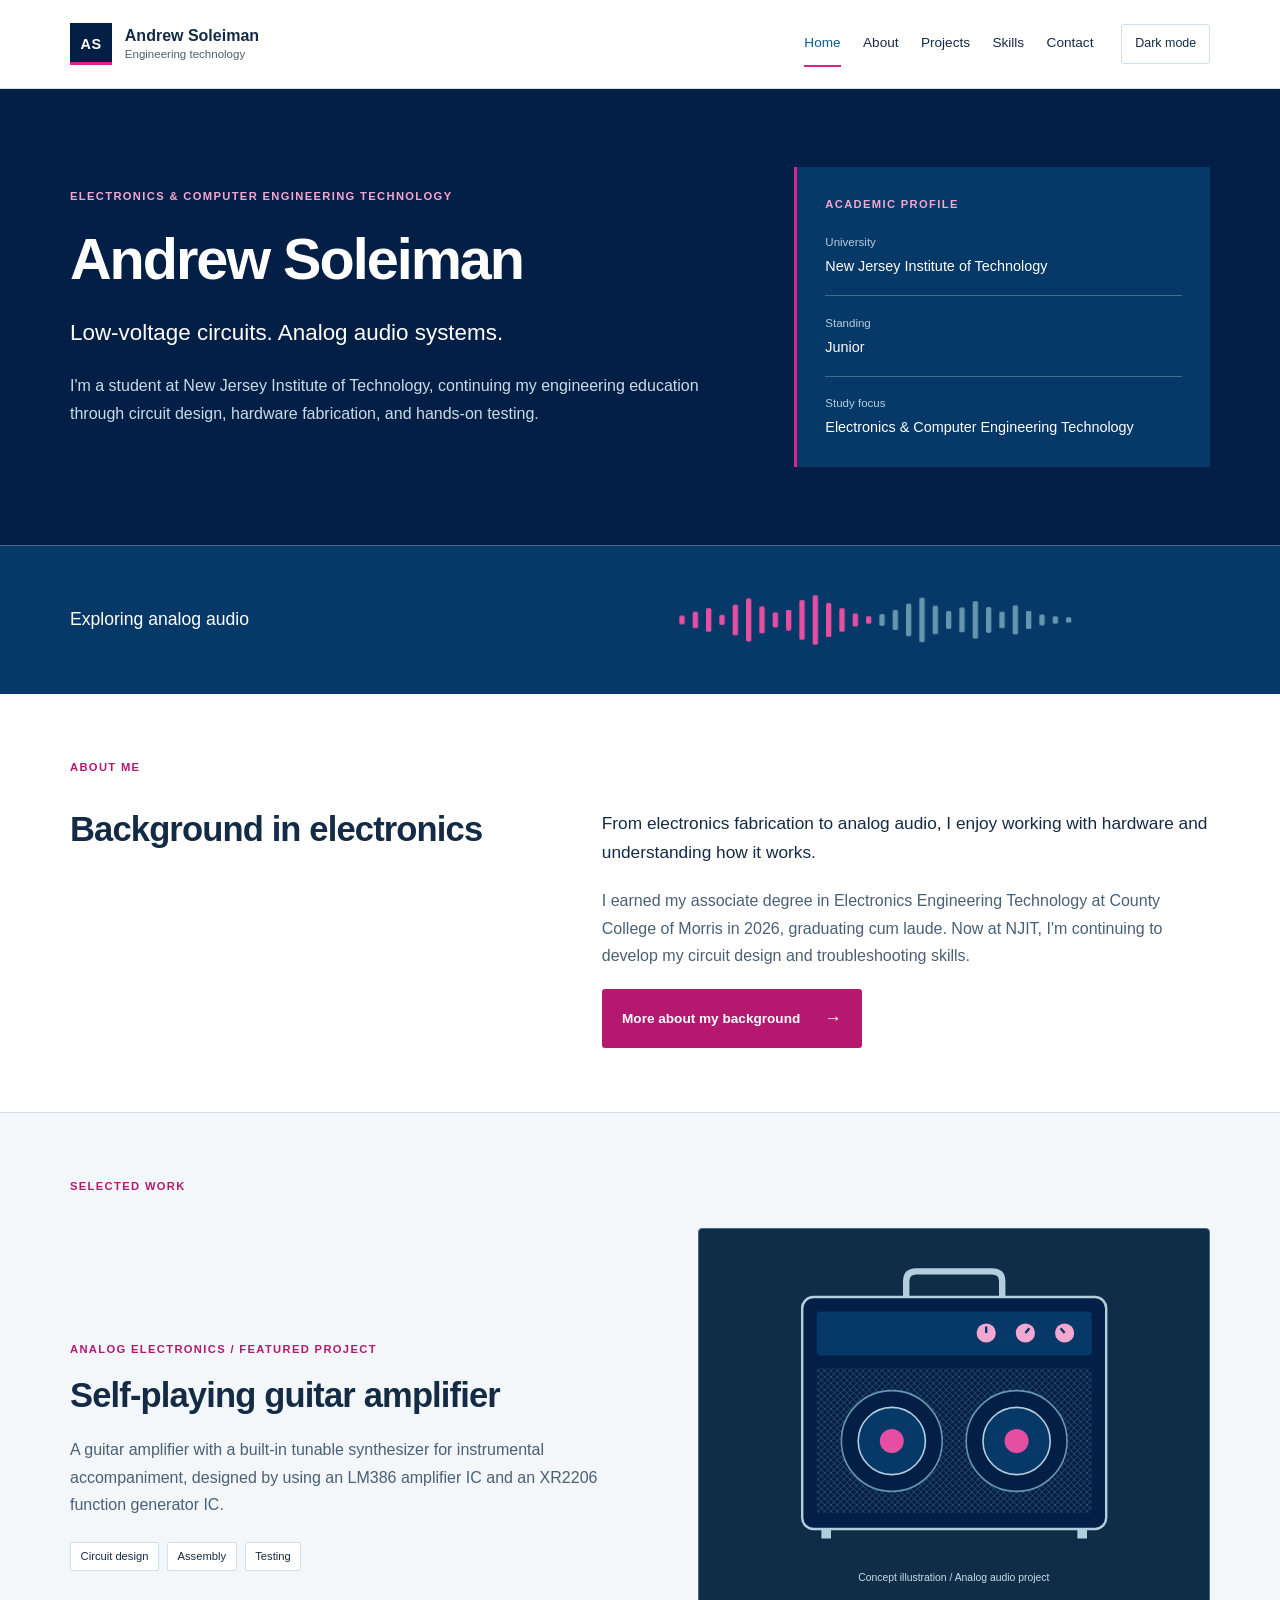
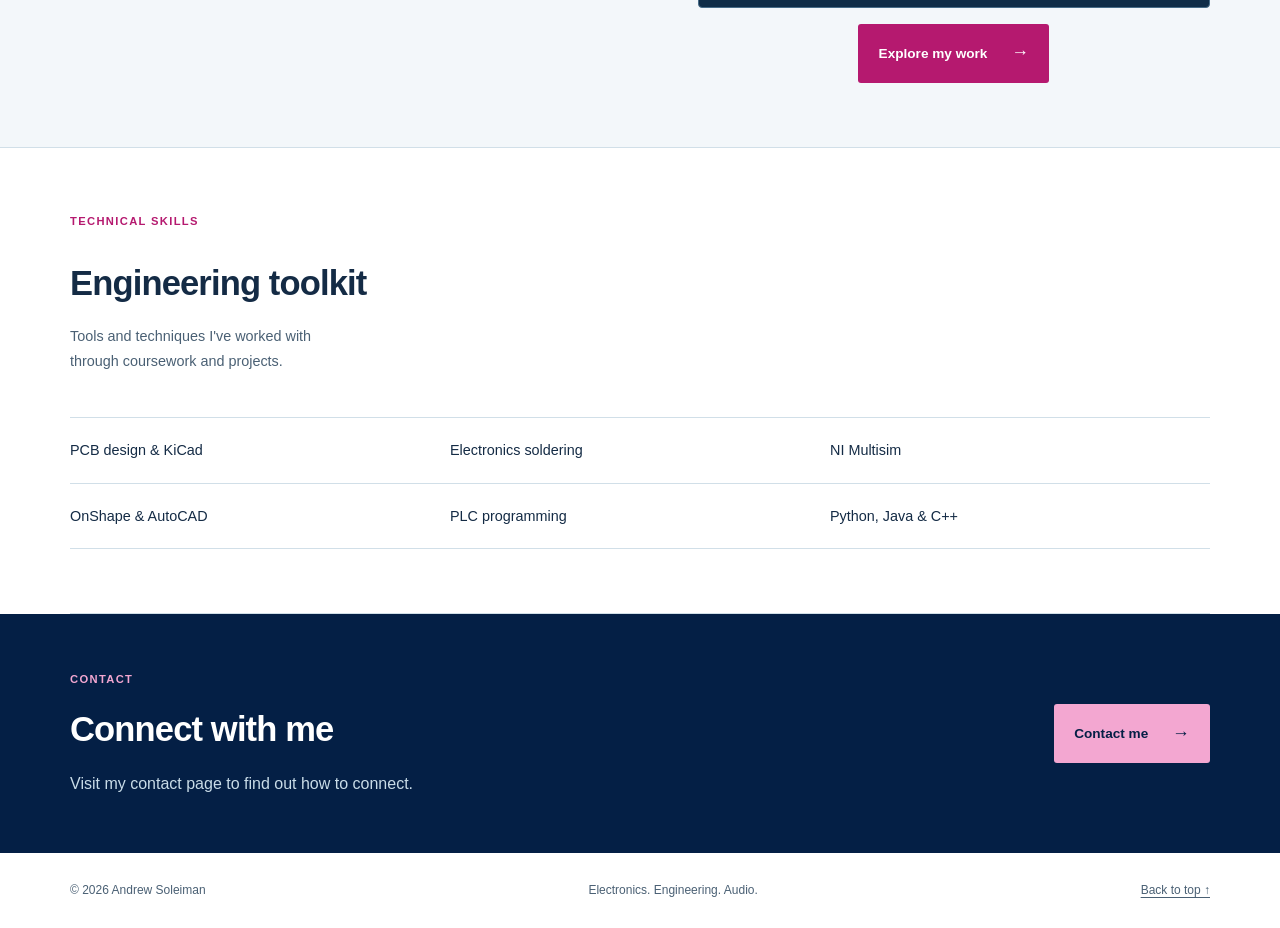
<file: index.html>
<!DOCTYPE html>
<html lang="en">
<head>
  <meta charset="UTF-8">
  <meta name="viewport" content="width=device-width, initial-scale=1">
  <meta name="description" content="Andrew Soleiman's engineering portfolio: low-voltage circuits, analog audio, and hands-on electronics.">
  <title>Andrew Soleiman | Electronics &amp; Audio</title>
  <link rel="stylesheet" href="css/styles.css">
  <link rel="stylesheet" href="css/animations.css">
  <script src="js/script.js" defer></script>
</head>
<body>
  <a class="skip-link" href="#main">Skip to content</a>
  <header class="site-header">
    <div class="header-inner wrap">
      <a class="brand" href="index.html" aria-label="Andrew Soleiman home"><span class="brand-mark" aria-hidden="true">AS</span><span class="brand-name">Andrew Soleiman<small>Engineering technology</small></span></a>
      <button class="menu-toggle" type="button" aria-controls="navigation" aria-expanded="false" hidden>Menu <span aria-hidden="true">&#9776;</span></button>
      <nav id="navigation" aria-label="Main navigation">
        <a href="index.html" aria-current="page">Home</a>
        <a href="about.html">About</a>
        <a href="projects.html">Projects</a>
        <a href="skills.html">Skills</a>
        <a href="contact.html">Contact</a>
      </nav>
      <button class="theme-toggle" type="button" aria-pressed="false" hidden>Dark mode</button>
    </div>
  </header>
  <main id="main" tabindex="-1">
    <section class="hero home-hero" aria-labelledby="intro-title">
      <div class="wrap hero-layout">
        <div class="hero-copy">
          <p class="eyebrow">Electronics &amp; Computer Engineering Technology</p>
          <h1 id="intro-title">Andrew Soleiman</h1>
          <p class="hero-subtitle">Low-voltage circuits. Analog audio systems.</p>
          <p class="hero-intro">I'm a student at New Jersey Institute of Technology, continuing my engineering education through circuit design, hardware fabrication, and hands-on testing.</p>
        </div>
        <aside class="focus-panel" aria-labelledby="focus-title">
          <p class="eyebrow" id="focus-title">Academic profile</p>
          <dl><div><dt>University</dt><dd>New Jersey Institute of Technology</dd></div><div><dt>Standing</dt><dd>Junior</dd></div><div><dt>Study focus</dt><dd>Electronics &amp; Computer Engineering Technology</dd></div></dl>
        </aside>
      </div>
    </section>

    <figure class="audio-strip">
      <div class="wrap strip-content">
        <figcaption><strong>Exploring analog audio</strong></figcaption>
        <svg viewBox="0 0 600 150" role="img" aria-labelledby="wave-title wave-desc">
          <title id="wave-title">An abstract audio waveform</title>
          <desc id="wave-desc">Pink and blue vertical bars form an audio waveform, illustrating the connection between electronics and sound.</desc>
          <g stroke="#e64ea2" stroke-width="8" stroke-linecap="round">
            <path class="wave-bar" d="M12 66v18"/>
            <path class="wave-bar" d="M32 55v40"/>
            <path class="wave-bar" d="M52 45v60"/>
            <path class="wave-bar" d="M72 64v22"/>
            <path class="wave-bar" d="M92 35v80"/>
            <path class="wave-bar" d="M112 17v116"/>
            <path class="wave-bar" d="M132 40v70"/>
            <path class="wave-bar" d="M152 57v36"/>
            <path class="wave-bar" d="M172 49v52"/>
            <path class="wave-bar" d="M192 22v106"/>
            <path class="wave-bar" d="M212 8v134"/>
            <path class="wave-bar" d="M232 30v90"/>
            <path class="wave-bar" d="M252 45v60"/>
            <path class="wave-bar" d="M272 60v30"/>
            <path class="wave-bar" d="M292 68v14"/>
          </g>
          <g class="waveform-right" stroke="#6596ad" stroke-width="8" stroke-linecap="round">
            <path class="wave-bar" d="M312 62v26"/>
            <path class="wave-bar" d="M332 50v50"/>
            <path class="wave-bar" d="M352 32v86"/>
            <path class="wave-bar" d="M372 15v120"/>
            <path class="wave-bar" d="M392 38v74"/>
            <path class="wave-bar" d="M412 53v44"/>
            <path class="wave-bar" d="M432 43v64"/>
            <path class="wave-bar" d="M452 25v100"/>
            <path class="wave-bar" d="M472 42v66"/>
            <path class="wave-bar" d="M492 55v40"/>
            <path class="wave-bar" d="M512 37v76"/>
            <path class="wave-bar" d="M532 52v46"/>
            <path class="wave-bar" d="M552 63v24"/>
            <path class="wave-bar" d="M572 68v14"/>
            <path class="wave-bar" d="M592 71v8"/>
          </g>
        </svg>
      </div>

    </figure>

    <section id="about" class="wrap about-section">
      <div class="section-label"><p class="eyebrow">About me</p></div>
      <div class="about-grid">
        <h2>Background in electronics</h2>
        <div class="about-copy"><p class="lead">From electronics fabrication to analog audio, I enjoy working with hardware and understanding how it works.</p><p>I earned my associate degree in Electronics Engineering Technology at County College of Morris in 2026, graduating cum laude. Now at NJIT, I'm continuing to develop my circuit design and troubleshooting skills.</p><a class="button" href="about.html">More about my background <span aria-hidden="true">&rarr;</span></a></div>
      </div>
    </section>

    <section id="projects" class="project-section">
      <div class="wrap">
        <div class="section-label"><p class="eyebrow">Selected work</p></div>
        <article class="project-grid">
          <div class="project-copy"><p class="eyebrow">Analog electronics / Featured project</p><h2>Self-playing guitar amplifier</h2><p>A guitar amplifier with a built-in tunable synthesizer for instrumental accompaniment, designed by using an LM386 amplifier IC and an XR2206 function generator IC.</p><ul class="tags" aria-label="Project skills"><li>Circuit design</li><li>Assembly</li><li>Testing</li></ul></div>
          <div class="project-visual">
          <figure class="amp-art">
            <svg viewBox="0 0 500 400" role="img" aria-labelledby="amp-title amp-desc">
              <title id="amp-title">Guitar amplifier illustration</title>
              <desc id="amp-desc">A conceptual amplifier with three control knobs and two speakers. This is an illustration, not a photograph of the finished project.</desc>
              <defs><pattern id="speaker-grid" width="8" height="8" patternUnits="userSpaceOnUse"><path d="M0 0L8 8M8 0L0 8" stroke="#476c88" stroke-width=".7"/></pattern></defs>
              <rect x="60" y="60" width="380" height="290" rx="14" fill="#041f45" stroke="#b5cedd" stroke-width="3"/>
              <path d="M190 60V40Q190 28 203 28H297Q310 28 310 40V60" fill="none" stroke="#b5cedd" stroke-width="8"/>
              <rect x="78" y="78" width="344" height="55" rx="5" fill="#063868"/>
              <g fill="#f3a7d1"><circle cx="290" cy="105" r="12"/><circle cx="339" cy="105" r="12"/><circle cx="388" cy="105" r="12"/></g>
              <g stroke="#063868" stroke-width="3"><path d="M290 105v-8 M339 105l5-6 M388 105l-5-6"/></g>
              <rect x="78" y="149" width="344" height="181" rx="5" fill="url(#speaker-grid)"/>
              <g fill="#041f45" stroke="#6596ad" stroke-width="2"><circle cx="172" cy="240" r="63"/><circle cx="328" cy="240" r="63"/></g>
              <g class="speaker-cone">
                <circle cx="172" cy="240" r="42" fill="#063868" stroke="#b5cedd" stroke-width="2"/>
                <circle cx="172" cy="240" r="15" fill="#e64ea2"/>
              </g>
              <g class="speaker-cone">
                <circle cx="328" cy="240" r="42" fill="#063868" stroke="#b5cedd" stroke-width="2"/>
                <circle cx="328" cy="240" r="15" fill="#e64ea2"/>
              </g>
              <path d="M90 350v12 M410 350v12" stroke="#b5cedd" stroke-width="12"/>
            </svg>
            <figcaption>Concept illustration / Analog audio project</figcaption>
          </figure>
          <p><a class="button" href="projects.html">Explore my work <span aria-hidden="true">&rarr;</span></a></p>
          </div>
        </article>
      </div>
    </section>

    <section id="skills" class="wrap skills-section">
      <div class="section-label"><p class="eyebrow">Technical skills</p></div>
      <div class="skills-heading"><h2>Engineering toolkit</h2><p>Tools and techniques I've worked with<br>through coursework and projects.</p></div>
      <ul class="skill-list"><li>PCB design &amp; KiCad</li><li>Electronics soldering</li><li>NI Multisim</li><li>OnShape &amp; AutoCAD</li><li>PLC programming</li><li>Python, Java &amp; C++</li></ul>
    </section>

    <section id="contact" class="contact-section">
      <div class="wrap contact-inner"><div><p class="eyebrow">Contact</p><h2>Connect with me</h2><p>Visit my contact page to find out how to connect.</p></div><a class="button" href="contact.html">Contact me <span aria-hidden="true">&rarr;</span></a></div>
    </section>
  </main>
  <footer class="wrap site-footer"><p>&copy; 2026 Andrew Soleiman</p><p>Electronics. Engineering. Audio.</p><a href="#main">Back to top &uarr;</a></footer>
</body>
</html>
</file>
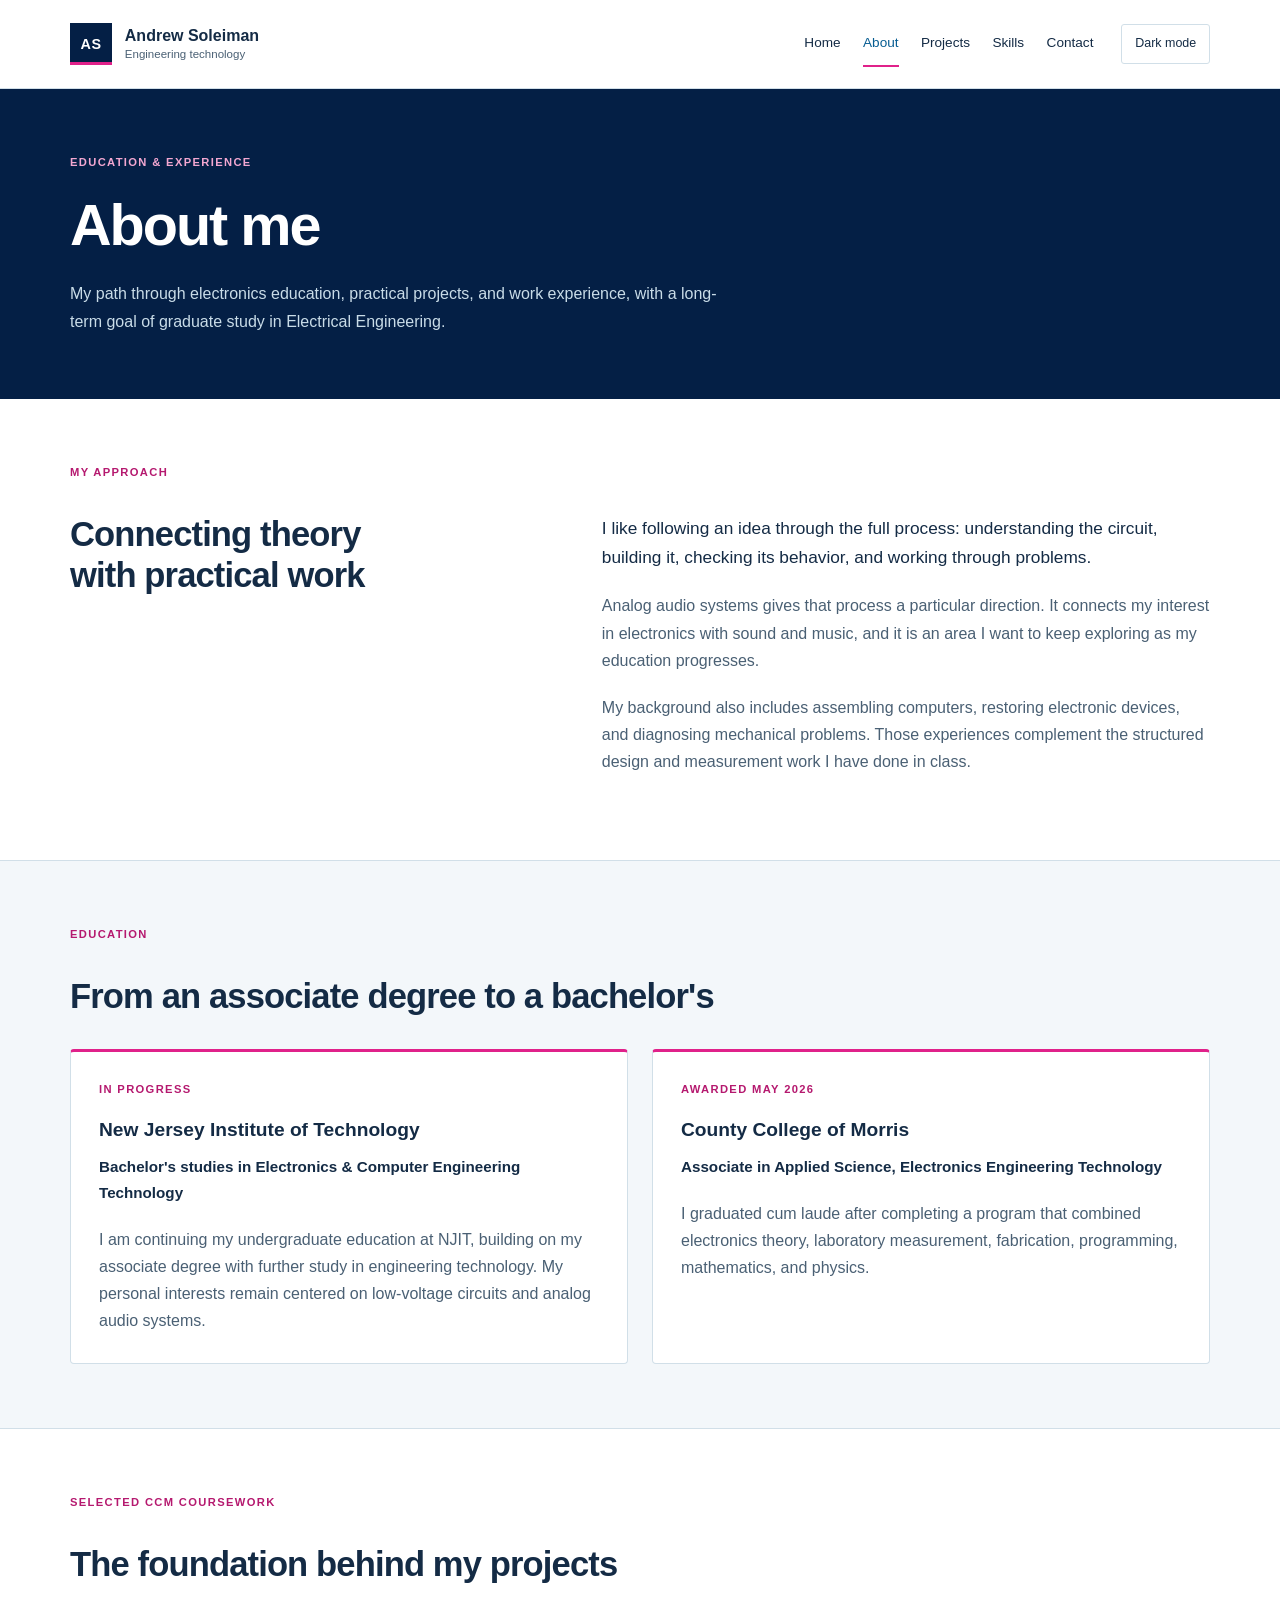
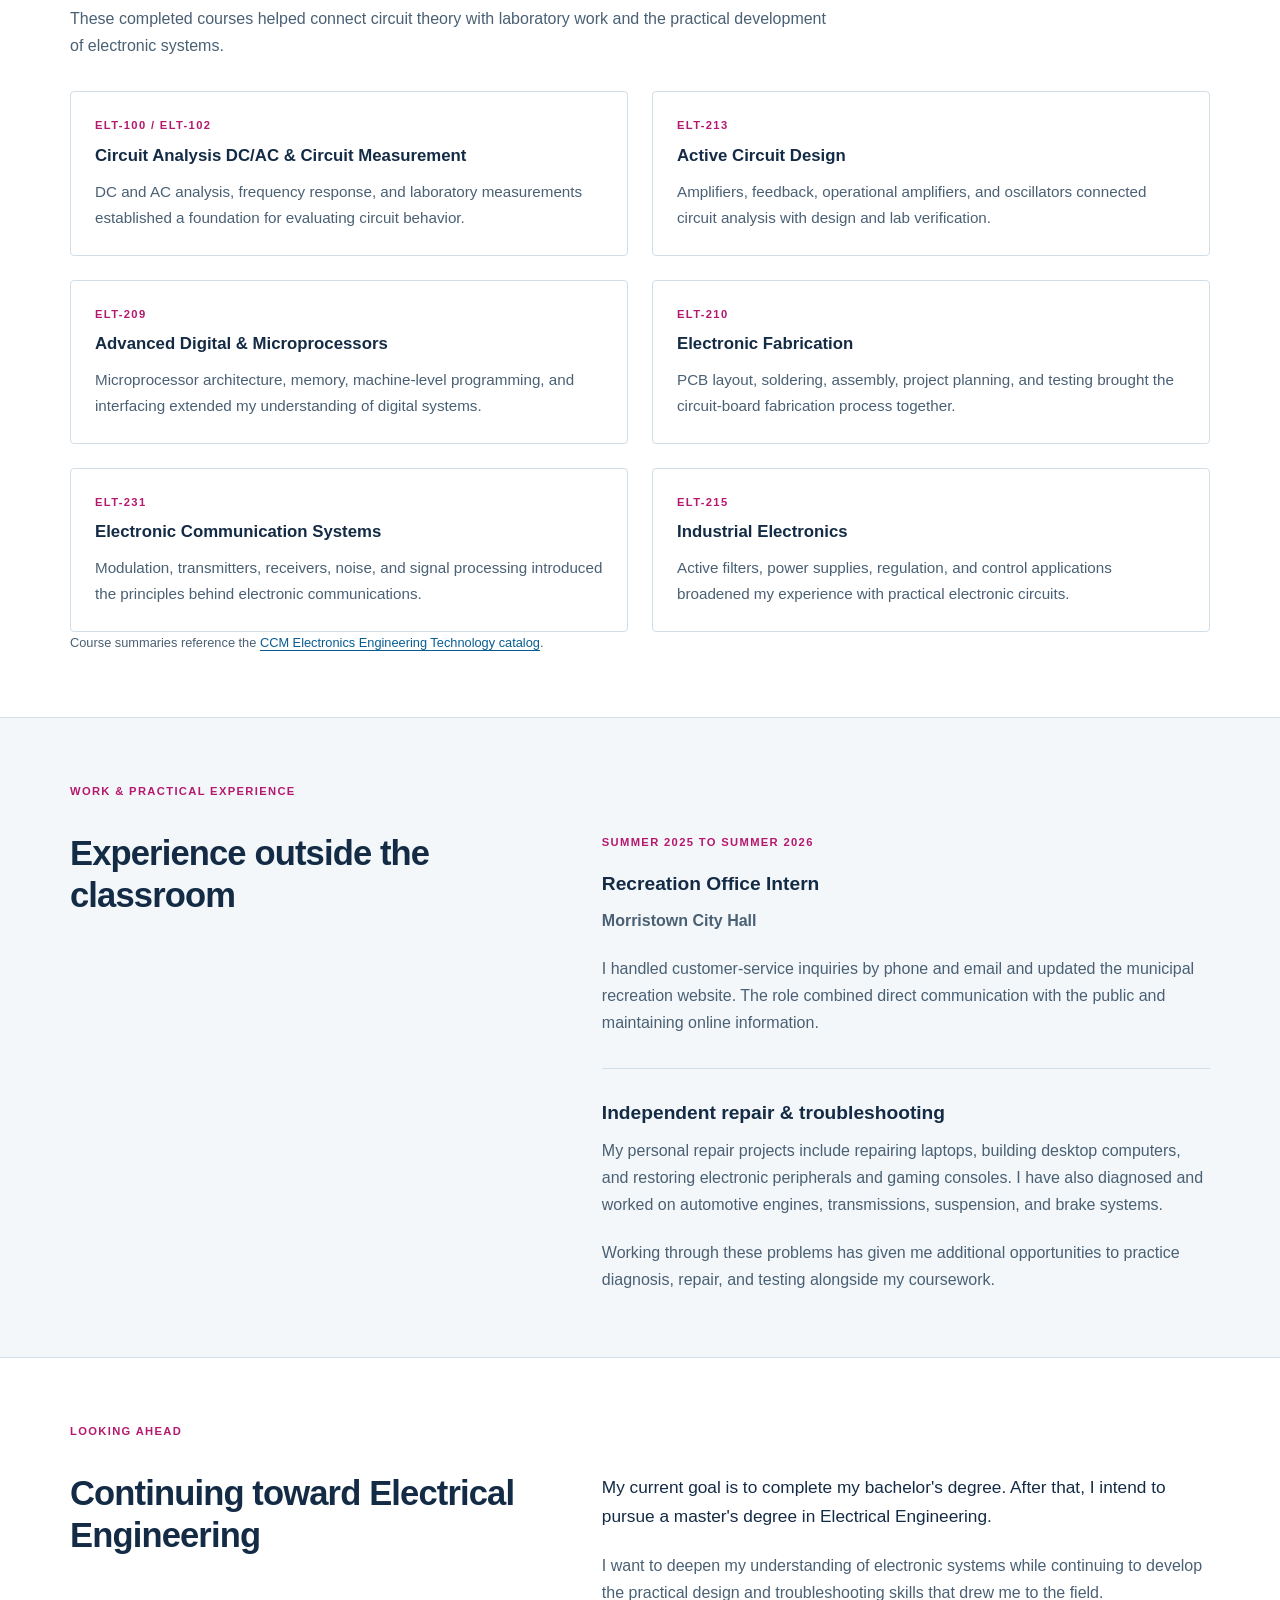
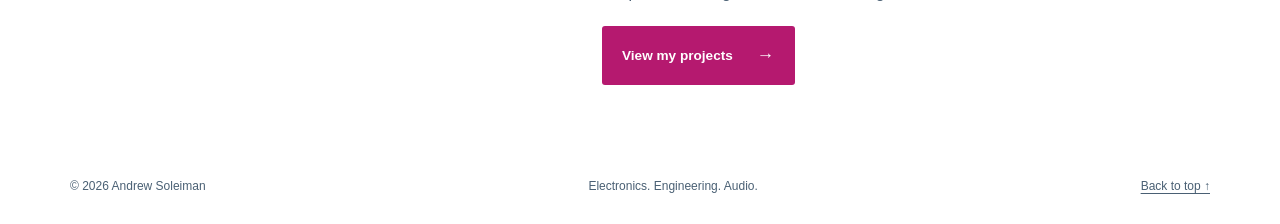
<file: about.html>
<!DOCTYPE html>
<html lang="en">
<head>
  <meta charset="UTF-8">
  <meta name="viewport" content="width=device-width, initial-scale=1">
  <meta name="description" content="Explore Andrew Soleiman's education at CCM and NJIT, electronics coursework, work experience, and plans for graduate study in Electrical Engineering.">
  <title>About | Andrew Soleiman</title>
  <link rel="stylesheet" href="css/styles.css">
  <script src="js/script.js" defer></script>
</head>
<body>
  <a class="skip-link" href="#main">Skip to content</a>
  <header class="site-header">
    <div class="header-inner wrap">
      <a class="brand" href="index.html" aria-label="Andrew Soleiman home"><span class="brand-mark" aria-hidden="true">AS</span><span class="brand-name">Andrew Soleiman<small>Engineering technology</small></span></a>
      <button class="menu-toggle" type="button" aria-controls="navigation" aria-expanded="false" hidden>Menu <span aria-hidden="true">&#9776;</span></button>
      <nav id="navigation" aria-label="Main navigation">
        <a href="index.html">Home</a>
        <a href="about.html" aria-current="page">About</a>
        <a href="projects.html">Projects</a>
        <a href="skills.html">Skills</a>
        <a href="contact.html">Contact</a>
      </nav>
      <button class="theme-toggle" type="button" aria-pressed="false" hidden>Dark mode</button>
    </div>
  </header>
  <main id="main" tabindex="-1">
    <section class="hero page-hero" aria-labelledby="page-title">
      <div class="wrap"><p class="eyebrow">Education &amp; experience</p><h1 id="page-title">About me</h1><p class="page-intro">My path through electronics education, practical projects, and work experience, with a long-term goal of graduate study in Electrical Engineering.</p></div>
    </section>

    <section class="wrap about-section" aria-labelledby="approach-title">
      <div class="section-label"><p class="eyebrow">My approach</p></div>
      <div class="about-grid">
        <h2 id="approach-title">Connecting theory<br>with practical work</h2>
        <div class="about-copy"><p class="lead">I like following an idea through the full process: understanding the circuit, building it, checking its behavior, and working through problems.</p><p>Analog audio systems gives that process a particular direction. It connects my interest in electronics with sound and music, and it is an area I want to keep exploring as my education progresses.</p><p>My background also includes assembling computers, restoring electronic devices, and diagnosing mechanical problems. Those experiences complement the structured design and measurement work I have done in class.</p></div>
      </div>
    </section>

    <section class="education-section" aria-labelledby="education-title">
      <div class="wrap">
        <div class="section-label"><p class="eyebrow">Education</p></div>
        <h2 id="education-title">From an associate degree to a bachelor's</h2>
        <div class="education-grid">
          <article class="education-card"><p class="eyebrow">In progress</p><h3>New Jersey Institute of Technology</h3><p class="degree-name">Bachelor's studies in Electronics &amp; Computer Engineering Technology</p><p>I am continuing my undergraduate education at NJIT, building on my associate degree with further study in engineering technology. My personal interests remain centered on low-voltage circuits and analog audio systems.</p></article>
          <article class="education-card"><p class="eyebrow">Awarded May 2026</p><h3>County College of Morris</h3><p class="degree-name">Associate in Applied Science, Electronics Engineering Technology</p><p>I graduated cum laude after completing a program that combined electronics theory, laboratory measurement, fabrication, programming, mathematics, and physics.</p></article>
        </div>
      </div>
    </section>

    <section class="wrap coursework-section" aria-labelledby="coursework-title">
      <div class="section-label"><p class="eyebrow">Selected CCM coursework</p></div>
      <h2 id="coursework-title">The foundation behind my projects</h2>
      <p class="about-section-intro">These completed courses helped connect circuit theory with laboratory work and the practical development of electronic systems.</p>
      <div class="course-grid">
        <article class="course-card"><p class="eyebrow">ELT-100 / ELT-102</p><h3>Circuit Analysis DC/AC &amp; Circuit Measurement</h3><p>DC and AC analysis, frequency response, and laboratory measurements established a foundation for evaluating circuit behavior.</p></article>
        <article class="course-card"><p class="eyebrow">ELT-213</p><h3>Active Circuit Design</h3><p>Amplifiers, feedback, operational amplifiers, and oscillators connected circuit analysis with design and lab verification.</p></article>
        <article class="course-card"><p class="eyebrow">ELT-209</p><h3>Advanced Digital &amp; Microprocessors</h3><p>Microprocessor architecture, memory, machine-level programming, and interfacing extended my understanding of digital systems.</p></article>
        <article class="course-card"><p class="eyebrow">ELT-210</p><h3>Electronic Fabrication</h3><p>PCB layout, soldering, assembly, project planning, and testing brought the circuit-board fabrication process together.</p></article>
        <article class="course-card"><p class="eyebrow">ELT-231</p><h3>Electronic Communication Systems</h3><p>Modulation, transmitters, receivers, noise, and signal processing introduced the principles behind electronic communications.</p></article>
        <article class="course-card"><p class="eyebrow">ELT-215</p><h3>Industrial Electronics</h3><p>Active filters, power supplies, regulation, and control applications broadened my experience with practical electronic circuits.</p></article>
      </div>
      <p class="course-source">Course summaries reference the <a href="https://catalog.ccm.edu/credit/courselistings/elt/">CCM Electronics Engineering Technology catalog</a>.</p>
    </section>

    <section class="experience-section" aria-labelledby="experience-title">
      <div class="wrap">
        <div class="section-label"><p class="eyebrow">Work &amp; practical experience</p></div>
        <div class="about-grid">
          <h2 id="experience-title">Experience outside the classroom</h2>
          <div class="experience-details">
            <article class="experience-entry"><p class="eyebrow">Summer 2025 to Summer 2026</p><h3>Recreation Office Intern</h3><p class="experience-place">Morristown City Hall</p><p>I handled customer-service inquiries by phone and email and updated the municipal recreation website. The role combined direct communication with the public and maintaining online information.</p></article>
            <article class="experience-entry"><h3>Independent repair &amp; troubleshooting</h3><p>My personal repair projects include repairing laptops, building desktop computers, and restoring electronic peripherals and gaming consoles. I have also diagnosed and worked on automotive engines, transmissions, suspension, and brake systems.</p><p>Working through these problems has given me additional opportunities to practice diagnosis, repair, and testing alongside my coursework.</p></article>
          </div>
        </div>
      </div>
    </section>

    <section class="wrap future-section" aria-labelledby="future-title">
      <div class="section-label"><p class="eyebrow">Looking ahead</p></div>
      <div class="about-grid"><h2 id="future-title">Continuing toward Electrical Engineering</h2><div class="about-copy"><p class="lead">My current goal is to complete my bachelor's degree. After that, I intend to pursue a master's degree in Electrical Engineering.</p><p>I want to deepen my understanding of electronic systems while continuing to develop the practical design and troubleshooting skills that drew me to the field.</p><a class="button" href="projects.html">View my projects <span aria-hidden="true">&rarr;</span></a></div></div>
    </section>
  </main>
  <footer class="wrap site-footer"><p>&copy; 2026 Andrew Soleiman</p><p>Electronics. Engineering. Audio.</p><a href="#main">Back to top &uarr;</a></footer>
</body>
</html>
</file>
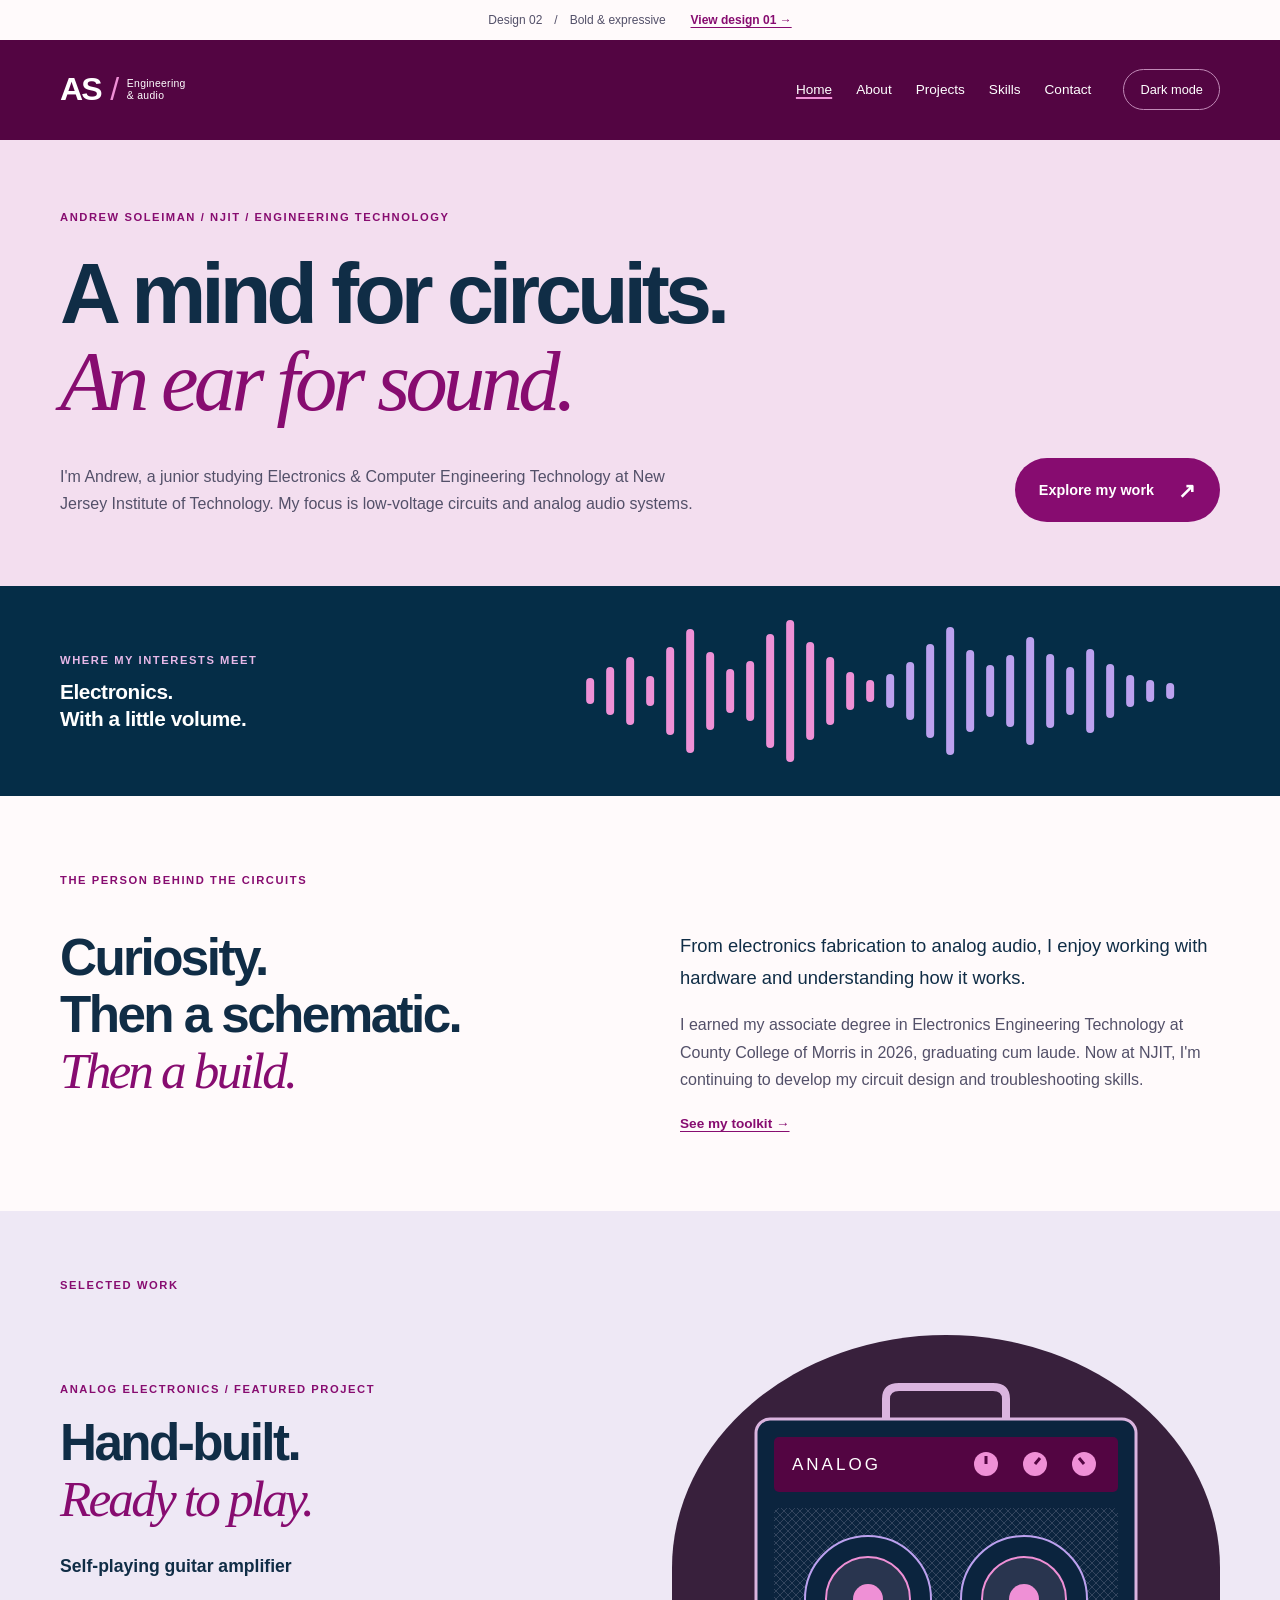
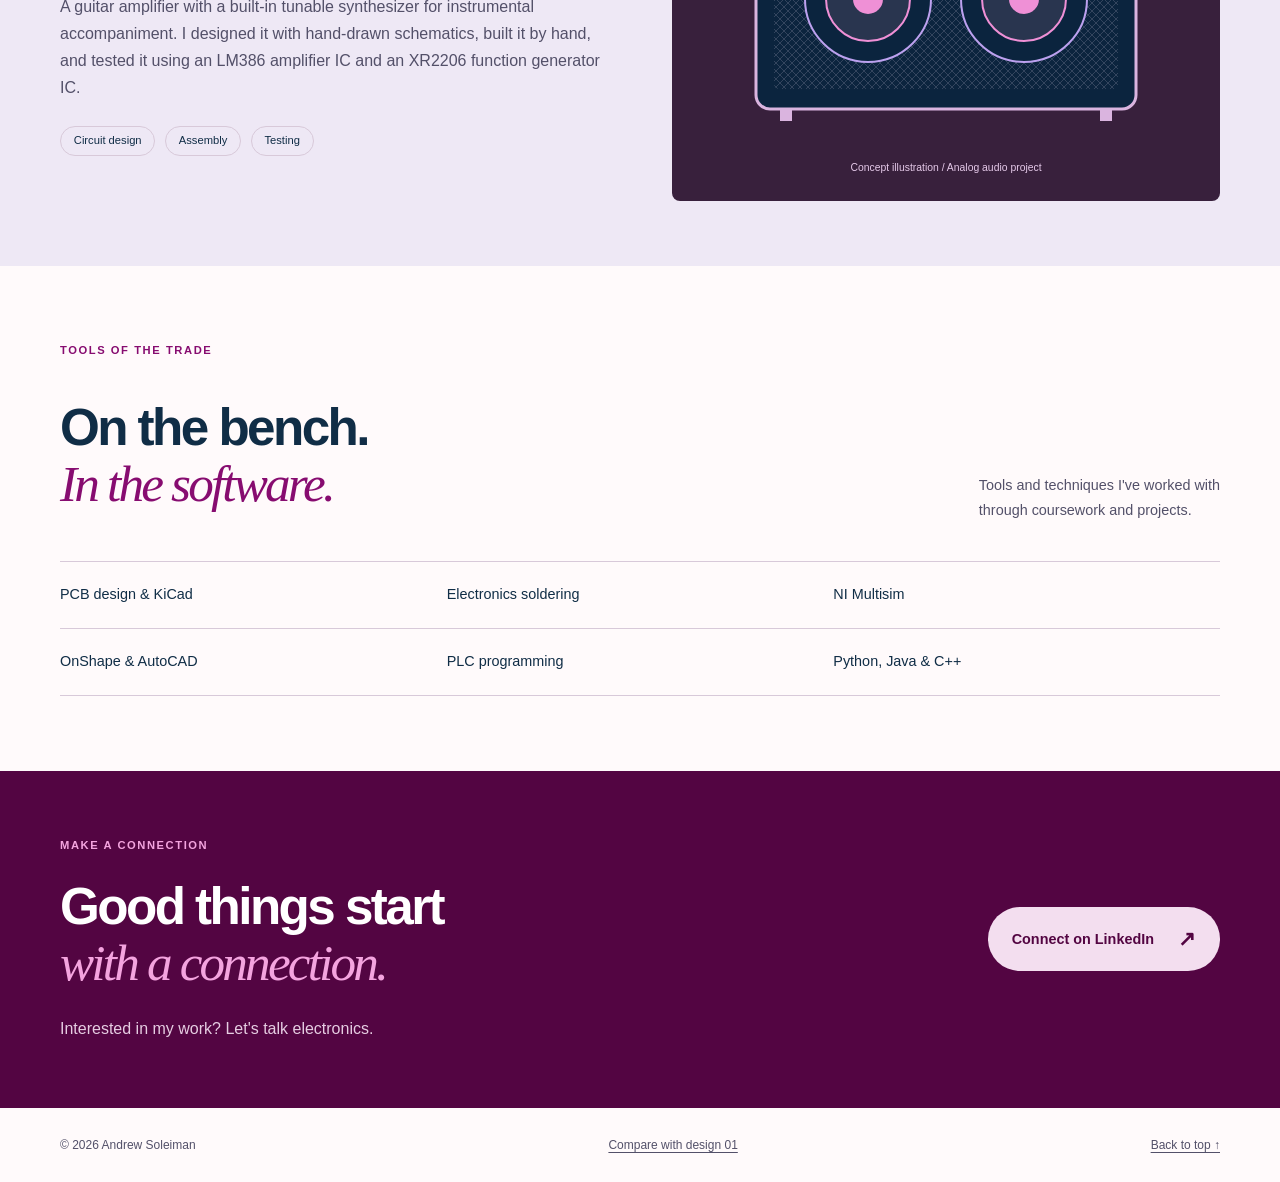
<file: alternative.html>
<!DOCTYPE html>
<html lang="en">
<head>
  <meta charset="UTF-8">
  <meta name="viewport" content="width=device-width, initial-scale=1">
  <meta name="description" content="Andrew Soleiman's engineering portfolio: low-voltage circuits, analog audio, and hands-on electronics. Alternate homepage design.">
  <title>Andrew Soleiman | Design Two</title>
  <link rel="stylesheet" href="css/alternative.css">
  <script src="js/script.js" defer></script>
</head>
<body>
  <a class="skip-link" href="#main">Skip to content</a>
  <aside class="design-note" aria-label="Design comparison">Design 02 <span aria-hidden="true">/</span> Bold &amp; expressive <a href="design-one.html">View design 01 &rarr;</a></aside>
  <header class="site-header">
    <div class="header-inner wrap">
      <a class="brand" href="alternative.html" aria-label="Andrew Soleiman home">AS<span aria-hidden="true"> / </span><small>Engineering<br>&amp; audio</small></a>
      <button class="menu-toggle" type="button" aria-controls="navigation" aria-expanded="false" hidden>Menu <span aria-hidden="true">&#9776;</span></button>
      <nav id="navigation" aria-label="Main navigation">
        <a href="alternative.html" aria-current="page">Home</a>
        <a href="#about">About</a>
        <a href="#projects">Projects</a>
        <a href="#skills">Skills</a>
        <a href="#contact">Contact</a>
      </nav>
      <button class="theme-toggle" type="button" aria-pressed="false" hidden>Dark mode</button>
    </div>
  </header>
  <main id="main" tabindex="-1">
    <section class="hero" aria-labelledby="intro-title">
      <div class="wrap">
        <p class="eyebrow">Andrew Soleiman / NJIT / Engineering technology</p>
        <h1 id="intro-title">A mind for circuits.<br><em>An ear for sound.</em></h1>
        <div class="hero-bottom">
          <p>I'm Andrew, a junior studying Electronics &amp; Computer Engineering Technology at New Jersey Institute of Technology. My focus is low-voltage circuits and analog audio systems.</p>
          <a class="button" href="#projects">Explore my work <span aria-hidden="true">&#8599;</span></a>
        </div>
      </div>
    </section>

    <figure class="audio-strip">
      <div class="wrap strip-content">
        <figcaption><span class="eyebrow">Where my interests meet</span><strong>Electronics.<br>With a little volume.</strong></figcaption>
        <svg viewBox="0 0 600 150" role="img" aria-labelledby="wave-title wave-desc">
          <title id="wave-title">An abstract audio waveform</title>
          <desc id="wave-desc">Pink and purple vertical bars form an audio waveform, illustrating the connection between electronics and sound.</desc>
          <g stroke="#ef90d6" stroke-width="8" stroke-linecap="round">
            <path d="M12 66v18 M32 55v40 M52 45v60 M72 64v22 M92 35v80 M112 17v116 M132 40v70 M152 57v36 M172 49v52 M192 22v106 M212 8v134 M232 30v90 M252 45v60 M272 60v30 M292 68v14"/>
          </g>
          <g stroke="#bca1ef" stroke-width="8" stroke-linecap="round">
            <path d="M312 62v26 M332 50v50 M352 32v86 M372 15v120 M392 38v74 M412 53v44 M432 43v64 M452 25v100 M472 42v66 M492 55v40 M512 37v76 M532 52v46 M552 63v24 M572 68v14 M592 71v8"/>
          </g>
        </svg>
      </div>
    </figure>

    <section id="about" class="wrap about-section">
      <div class="section-label"><p class="eyebrow">The person behind the circuits</p></div>
      <div class="about-grid">
        <h2>Curiosity.<br>Then a schematic.<br><em>Then a build.</em></h2>
        <div class="about-copy"><p class="lead">From electronics fabrication to analog audio, I enjoy working with hardware and understanding how it works.</p><p>I earned my associate degree in Electronics Engineering Technology at County College of Morris in 2026, graduating cum laude. Now at NJIT, I'm continuing to develop my circuit design and troubleshooting skills.</p><a class="inline-link" href="#skills">See my toolkit <span aria-hidden="true">&rarr;</span></a></div>
      </div>
    </section>

    <section id="projects" class="project-section">
      <div class="wrap">
        <div class="section-label"><p class="eyebrow">Selected work</p></div>
        <article class="project-grid">
          <div class="project-copy"><p class="eyebrow">Analog electronics / Featured project</p><h2>Hand-built.<br><em>Ready to play.</em></h2><h3>Self-playing guitar amplifier</h3><p>A guitar amplifier with a built-in tunable synthesizer for instrumental accompaniment. I designed it with hand-drawn schematics, built it by hand, and tested it using an LM386 amplifier IC and an XR2206 function generator IC.</p><ul class="tags" aria-label="Project skills"><li>Circuit design</li><li>Assembly</li><li>Testing</li></ul></div>
          <figure class="amp-art">
            <svg viewBox="0 0 500 400" role="img" aria-labelledby="amp-title amp-desc">
              <title id="amp-title">Guitar amplifier illustration</title>
              <desc id="amp-desc">A conceptual amplifier with three control knobs and two speakers. This is an illustration, not a photograph of the finished project.</desc>
              <defs><pattern id="speaker-grid" width="8" height="8" patternUnits="userSpaceOnUse"><path d="M0 0L8 8M8 0L0 8" stroke="#45536b" stroke-width=".7"/></pattern></defs>
              <rect x="60" y="60" width="380" height="290" rx="14" fill="#0b243e" stroke="#dab4df" stroke-width="3"/>
              <path d="M190 60V40Q190 28 203 28H297Q310 28 310 40V60" fill="none" stroke="#dab4df" stroke-width="8"/>
              <rect x="78" y="78" width="344" height="55" rx="5" fill="#530542"/>
              <g fill="#ef90d6"><circle cx="290" cy="105" r="12"/><circle cx="339" cy="105" r="12"/><circle cx="388" cy="105" r="12"/></g>
              <g stroke="#530542" stroke-width="3"><path d="M290 105v-8 M339 105l5-6 M388 105l-5-6"/></g>
              <text x="96" y="111" fill="#fff" font-family="Arial, sans-serif" font-size="17" letter-spacing="3">ANALOG</text>
              <rect x="78" y="149" width="344" height="181" rx="5" fill="url(#speaker-grid)"/>
              <g fill="#0b243e" stroke="#bca1ef" stroke-width="2"><circle cx="172" cy="240" r="63"/><circle cx="328" cy="240" r="63"/></g>
              <g fill="#29354f" stroke="#ef90d6" stroke-width="2"><circle cx="172" cy="240" r="42"/><circle cx="328" cy="240" r="42"/></g>
              <g fill="#ef90d6"><circle cx="172" cy="240" r="15"/><circle cx="328" cy="240" r="15"/></g>
              <path d="M90 350v12 M410 350v12" stroke="#dab4df" stroke-width="12"/>
            </svg>
            <figcaption>Concept illustration / Analog audio project</figcaption>
          </figure>
        </article>
      </div>
    </section>

    <section id="skills" class="wrap skills-section">
      <div class="section-label"><p class="eyebrow">Tools of the trade</p></div>
      <div class="skills-heading"><h2>On the bench.<br><em>In the software.</em></h2><p>Tools and techniques I've worked with<br>through coursework and projects.</p></div>
      <ul class="skill-list"><li>PCB design &amp; KiCad</li><li>Electronics soldering</li><li>NI Multisim</li><li>OnShape &amp; AutoCAD</li><li>PLC programming</li><li>Python, Java &amp; C++</li></ul>
    </section>

    <section id="contact" class="contact-section">
      <div class="wrap contact-inner"><div><p class="eyebrow">Make a connection</p><h2>Good things start<br><em>with a connection.</em></h2><p>Interested in my work? Let's talk electronics.</p></div><a class="button" href="https://www.linkedin.com/in/andrew-soleiman">Connect on LinkedIn <span aria-hidden="true">&#8599;</span></a></div>
    </section>
  </main>
  <footer class="wrap site-footer"><p>&copy; 2026 Andrew Soleiman</p><a href="index.html">Compare with design 01</a><a href="#main">Back to top &uarr;</a></footer>
</body>
</html>
</file>
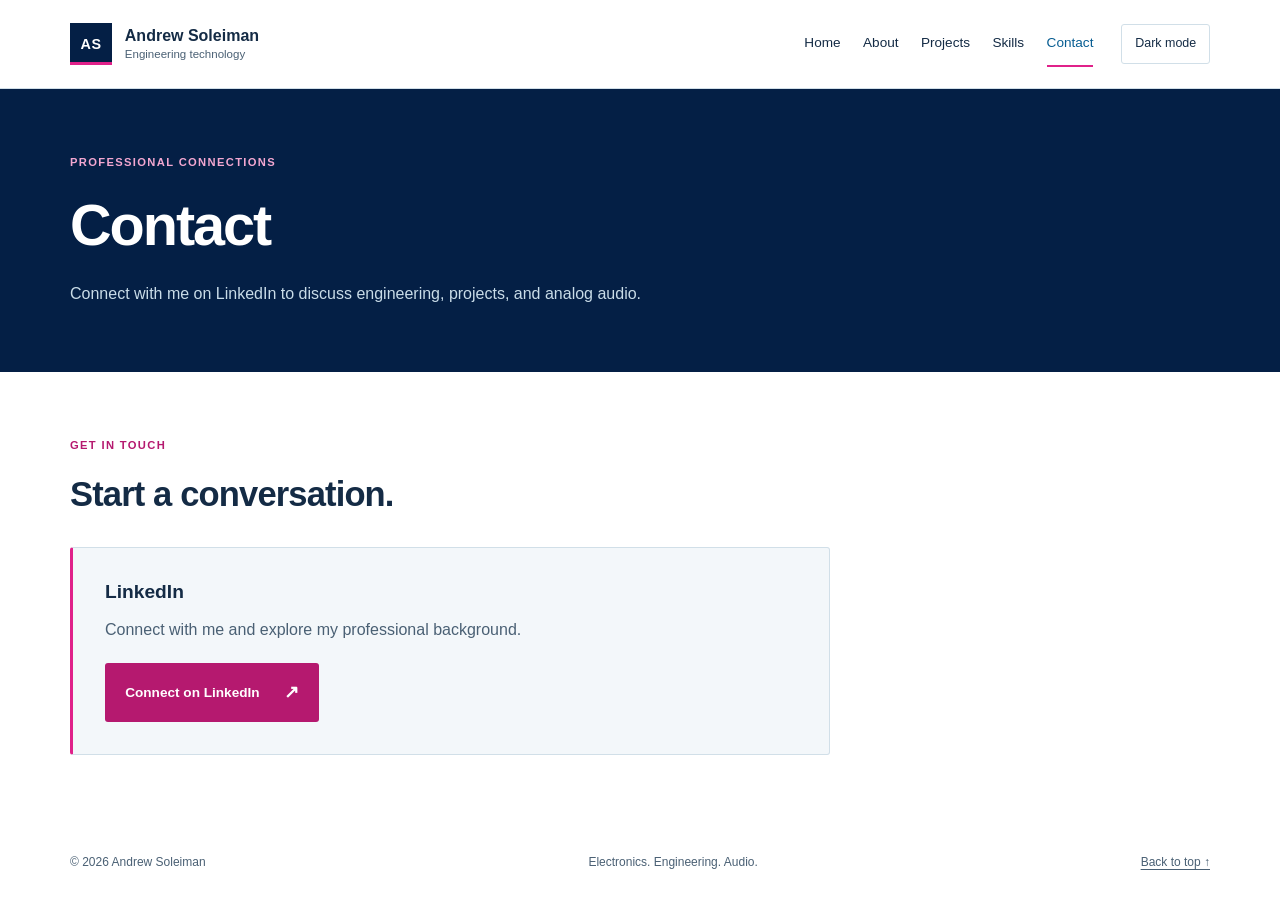
<file: contact.html>
<!DOCTYPE html>
<html lang="en">
<head>
  <meta charset="UTF-8">
  <meta name="viewport" content="width=device-width, initial-scale=1">
  <meta name="description" content="Connect with Andrew Soleiman on LinkedIn to discuss electronics, engineering, and analog audio.">
  <title>Contact | Andrew Soleiman</title>
  <link rel="stylesheet" href="css/styles.css">
  <script src="js/script.js" defer></script>
</head>
<body>
  <a class="skip-link" href="#main">Skip to content</a>
  <header class="site-header">
    <div class="header-inner wrap">
      <a class="brand" href="index.html" aria-label="Andrew Soleiman home"><span class="brand-mark" aria-hidden="true">AS</span><span class="brand-name">Andrew Soleiman<small>Engineering technology</small></span></a>
      <button class="menu-toggle" type="button" aria-controls="navigation" aria-expanded="false" hidden>Menu <span aria-hidden="true">&#9776;</span></button>
      <nav id="navigation" aria-label="Main navigation">
        <a href="index.html">Home</a>
        <a href="about.html">About</a>
        <a href="projects.html">Projects</a>
        <a href="skills.html">Skills</a>
        <a href="contact.html" aria-current="page">Contact</a>
      </nav>
      <button class="theme-toggle" type="button" aria-pressed="false" hidden>Dark mode</button>
    </div>
  </header>
  <main id="main" tabindex="-1">
    <section class="hero page-hero" aria-labelledby="page-title">
      <div class="wrap"><p class="eyebrow">Professional connections</p><h1 id="page-title">Contact</h1><p class="page-intro">Connect with me on LinkedIn to discuss engineering, projects, and analog audio.</p></div>
    </section>
    <section class="wrap contact-details" aria-labelledby="contact-options">
      <p class="eyebrow">Get in touch</p>
      <h2 id="contact-options">Start a conversation.</h2>
      <div class="contact-options">
        <article><h3>LinkedIn</h3><p>Connect with me and explore my professional background.</p><a class="button" href="https://www.linkedin.com/in/andrew-soleiman">Connect on LinkedIn <span aria-hidden="true">&#8599;</span></a></article>
      </div>
    </section>
  </main>
  <footer class="wrap site-footer"><p>&copy; 2026 Andrew Soleiman</p><p>Electronics. Engineering. Audio.</p><a href="#main">Back to top &uarr;</a></footer>
</body>
</html>
</file>
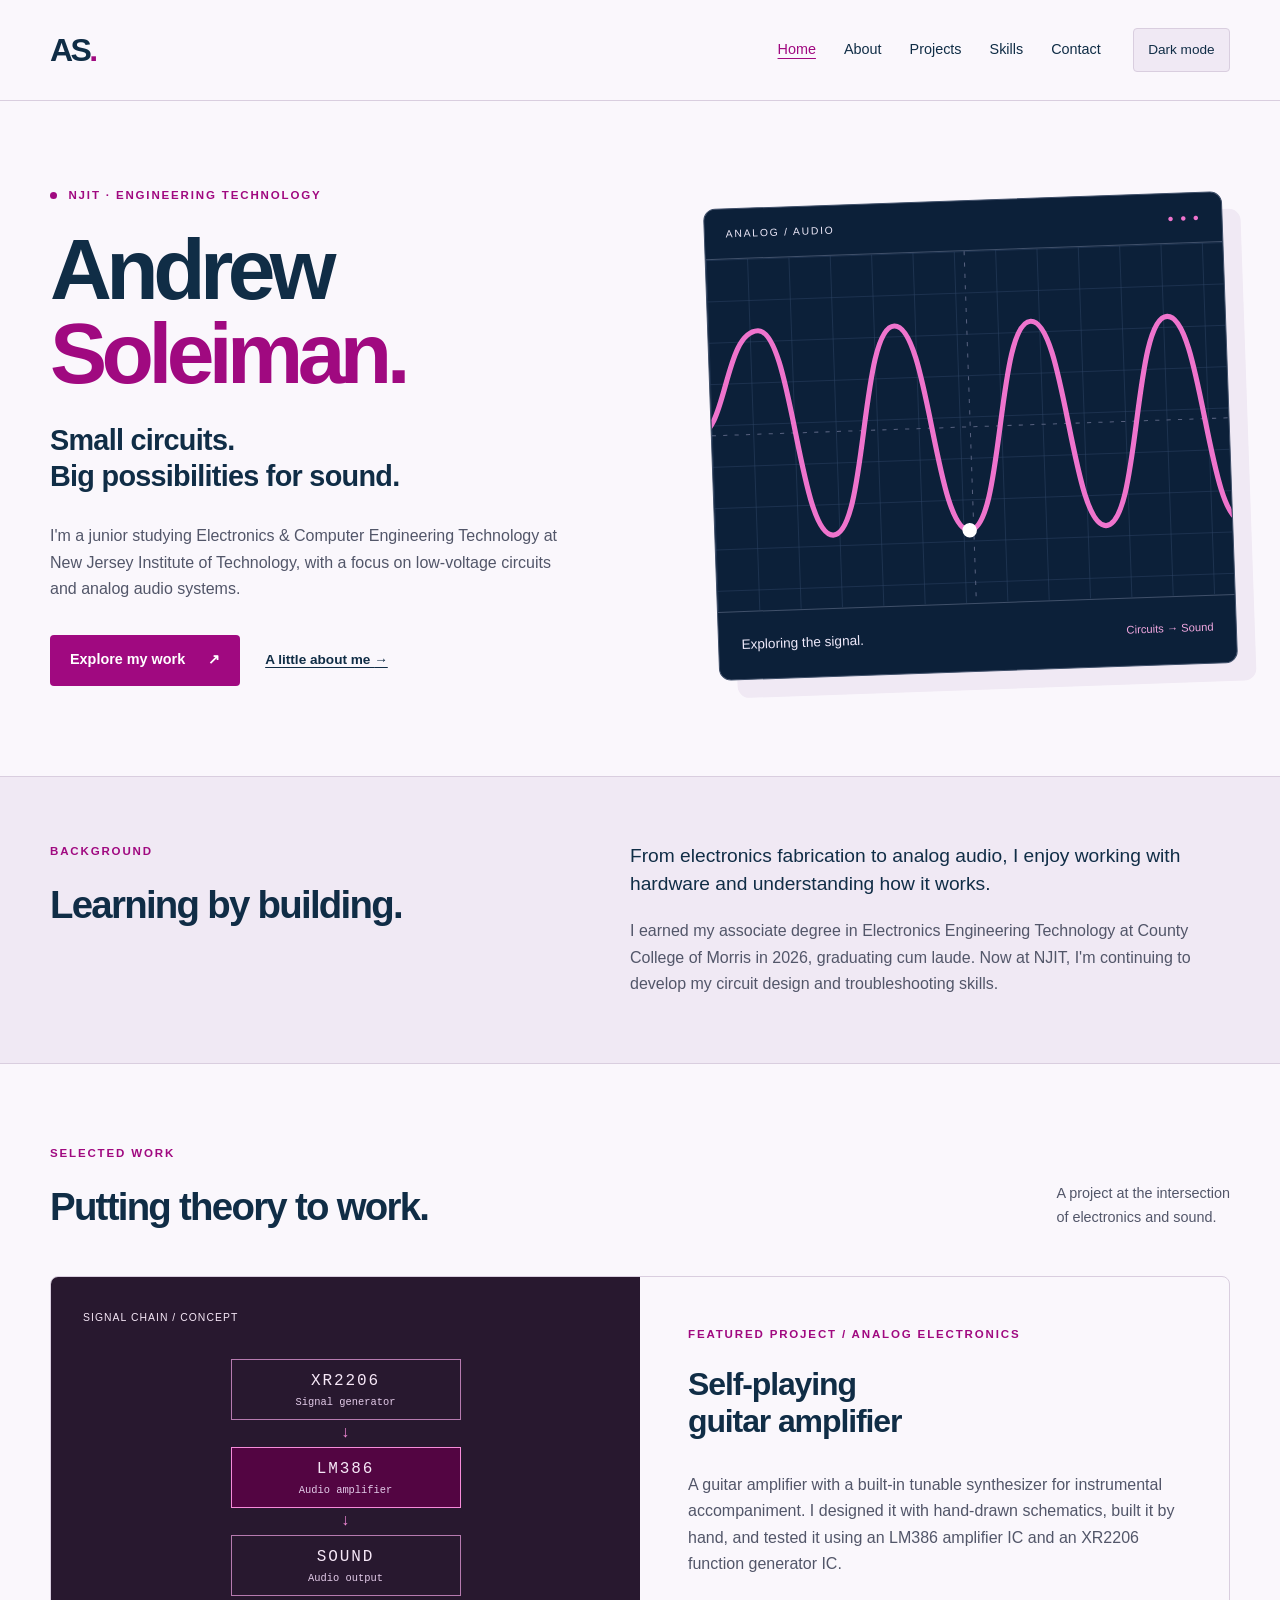
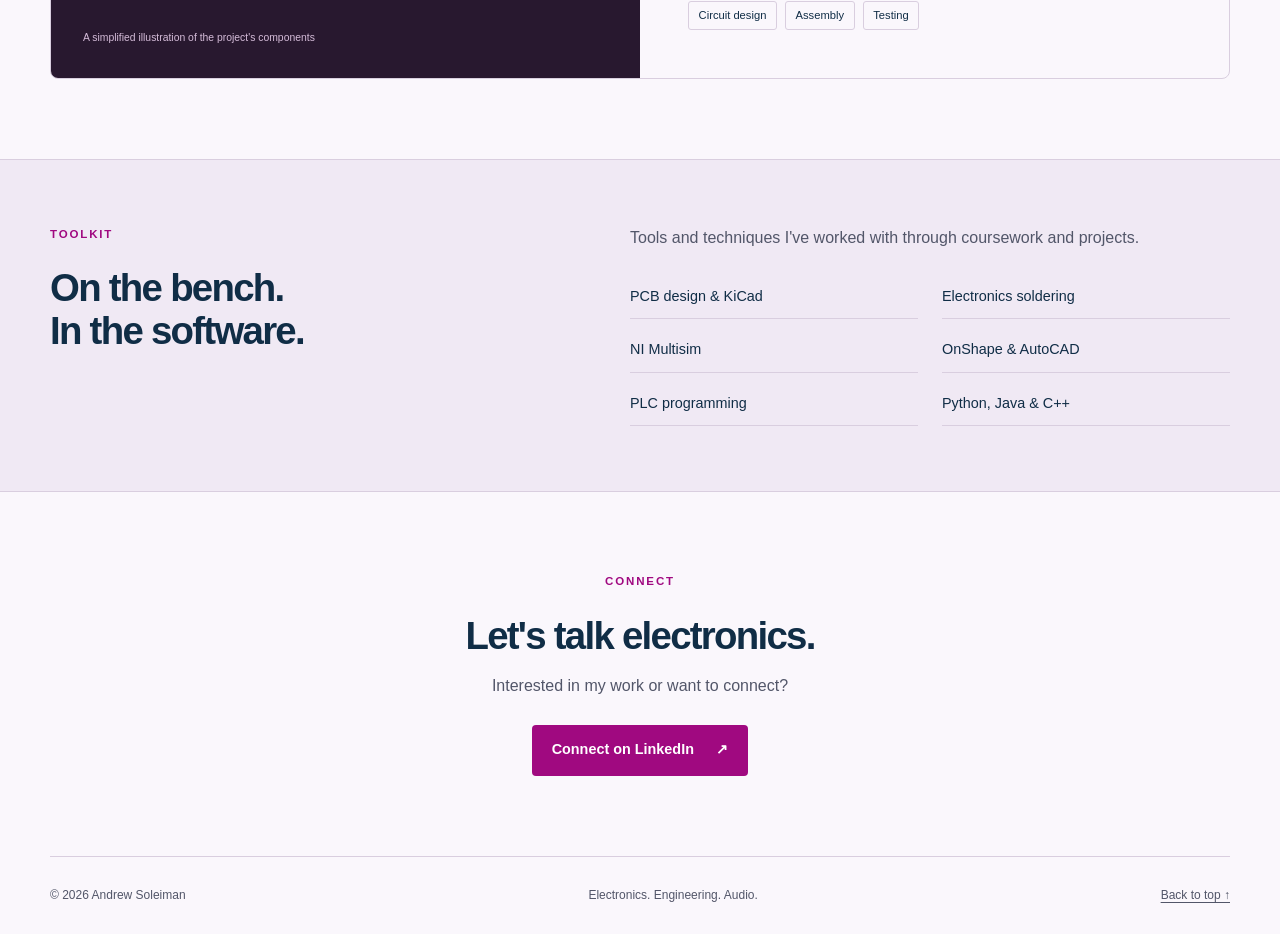
<file: design-one.html>
<!DOCTYPE html>
<html lang="en">
<head>
  <meta charset="UTF-8">
  <meta name="viewport" content="width=device-width, initial-scale=1">
  <meta name="description" content="Andrew Soleiman, an Electronics & Computer Engineering Technology student at NJIT focused on low-voltage circuits and analog audio systems.">
  <title>Andrew Soleiman | Electronics &amp; Audio</title>
  <link rel="stylesheet" href="css/design-one.css">
  <script src="js/script.js" defer></script>
</head>
<body>
  <a class="skip-link" href="#main">Skip to content</a>
  <header class="site-header">
    <div class="header-inner wrap">
      <a class="brand" href="design-one.html" aria-label="Andrew Soleiman home">AS<span aria-hidden="true">.</span></a>
      <button class="menu-toggle" type="button" aria-controls="navigation" aria-expanded="false" hidden>Menu <span aria-hidden="true">☰</span></button>
      <nav id="navigation" aria-label="Main navigation">
        <a href="design-one.html" aria-current="page">Home</a>
        <a href="#about">About</a>
        <a href="#projects">Projects</a>
        <a href="#skills">Skills</a>
        <a href="#contact">Contact</a>
      </nav>
      <button class="theme-toggle" type="button" aria-pressed="false" hidden>Dark mode</button>
    </div>
  </header>

  <main id="main" tabindex="-1">
    <section class="hero wrap" aria-labelledby="intro-title">
      <div class="hero-copy">
        <p class="eyebrow"><span class="status-dot" aria-hidden="true"></span> NJIT · Engineering technology</p>
        <h1 id="intro-title">Andrew<br><span>Soleiman.</span></h1>
        <p class="hero-tagline">Small circuits.<br>Big possibilities for sound.</p>
        <p class="intro">I'm a junior studying Electronics &amp; Computer Engineering Technology at New Jersey Institute of Technology, with a focus on low-voltage circuits and analog audio systems.</p>
        <div class="actions">
          <a class="button primary" href="#projects">Explore my work <span aria-hidden="true">↗</span></a>
          <a class="text-link" href="#about">A little about me <span aria-hidden="true">→</span></a>
        </div>
      </div>

      <figure class="signal-panel">
        <div class="panel-top"><span>ANALOG / AUDIO</span><span aria-hidden="true">● ● ●</span></div>
        <svg class="signal" viewBox="0 0 500 340" role="img" aria-labelledby="signal-title signal-desc">
          <title id="signal-title">An illustrated audio signal</title>
          <desc id="signal-desc">A pink sine wave on a dark blue oscilloscope-style grid, representing Andrew's interest in analog audio.</desc>
          <defs>
            <pattern id="grid" width="40" height="40" patternUnits="userSpaceOnUse"><path d="M 40 0 H 0 V 40" fill="none" stroke="#2b4263" stroke-width="1"/></pattern>
          </defs>
          <rect width="500" height="340" fill="url(#grid)"/>
          <path d="M0 170 H500 M250 0 V340" stroke="#56607e" stroke-dasharray="4 7"/>
          <path d="M-15 170 C15 170 15 70 48 70 S81 270 114 270 S147 70 180 70 S213 270 246 270 S279 70 312 70 S345 270 378 270 S411 70 444 70 S477 270 510 270" fill="none" stroke="#ef74cd" stroke-width="5"/>
          <circle cx="246" cy="270" r="7" fill="#fff"/>
        </svg>
        <figcaption><span>Exploring the signal.</span><span class="panel-caption">Circuits → Sound</span></figcaption>
      </figure>
    </section>

    <section id="about" class="about-section section-border">
      <div class="wrap about-grid">
        <div><p class="eyebrow">Background</p><h2>Learning by building.</h2></div>
        <div><p class="section-intro">From electronics fabrication to analog audio, I enjoy working with hardware and understanding how it works.</p><p>I earned my associate degree in Electronics Engineering Technology at County College of Morris in 2026, graduating cum laude. Now at NJIT, I'm continuing to develop my circuit design and troubleshooting skills.</p></div>
      </div>
    </section>

    <section id="projects" class="wrap projects-section">
      <div class="section-heading"><div><p class="eyebrow">Selected work</p><h2>Putting theory to work.</h2></div><p>A project at the intersection<br>of electronics and sound.</p></div>
      <article class="project-feature">
        <div class="project-art" aria-hidden="true">
          <span class="art-label">SIGNAL CHAIN / CONCEPT</span>
          <div class="signal-chain"><span>XR2206<small>Signal generator</small></span><b>↓</b><span class="amp-block">LM386<small>Audio amplifier</small></span><b>↓</b><span>SOUND<small>Audio output</small></span></div>
          <span class="art-footnote">A simplified illustration of the project's components</span>
        </div>
        <div class="project-copy"><p class="eyebrow">Featured project / Analog electronics</p><h3>Self-playing<br>guitar amplifier</h3><p>A guitar amplifier with a built-in tunable synthesizer for instrumental accompaniment. I designed it with hand-drawn schematics, built it by hand, and tested it using an LM386 amplifier IC and an XR2206 function generator IC.</p><ul class="tags" aria-label="Project skills"><li>Circuit design</li><li>Assembly</li><li>Testing</li></ul></div>
      </article>
    </section>

    <section id="skills" class="skills-section section-border">
      <div class="wrap skills-grid"><div><p class="eyebrow">Toolkit</p><h2>On the bench.<br>In the software.</h2></div><div><p>Tools and techniques I've worked with through coursework and projects.</p><ul class="skill-list"><li>PCB design &amp; KiCad</li><li>Electronics soldering</li><li>NI Multisim</li><li>OnShape &amp; AutoCAD</li><li>PLC programming</li><li>Python, Java &amp; C++</li></ul></div></div>
    </section>

    <section id="contact" class="wrap contact-section"><p class="eyebrow">Connect</p><h2>Let's talk electronics.</h2><p>Interested in my work or want to connect?</p><a class="button primary" href="https://www.linkedin.com/in/andrew-soleiman">Connect on LinkedIn <span aria-hidden="true">↗</span></a></section>
  </main>
  <footer class="site-footer wrap"><p>© 2026 Andrew Soleiman</p><p>Electronics. Engineering. Audio.</p><a href="#main">Back to top ↑</a></footer>
</body>
</html>
</file>
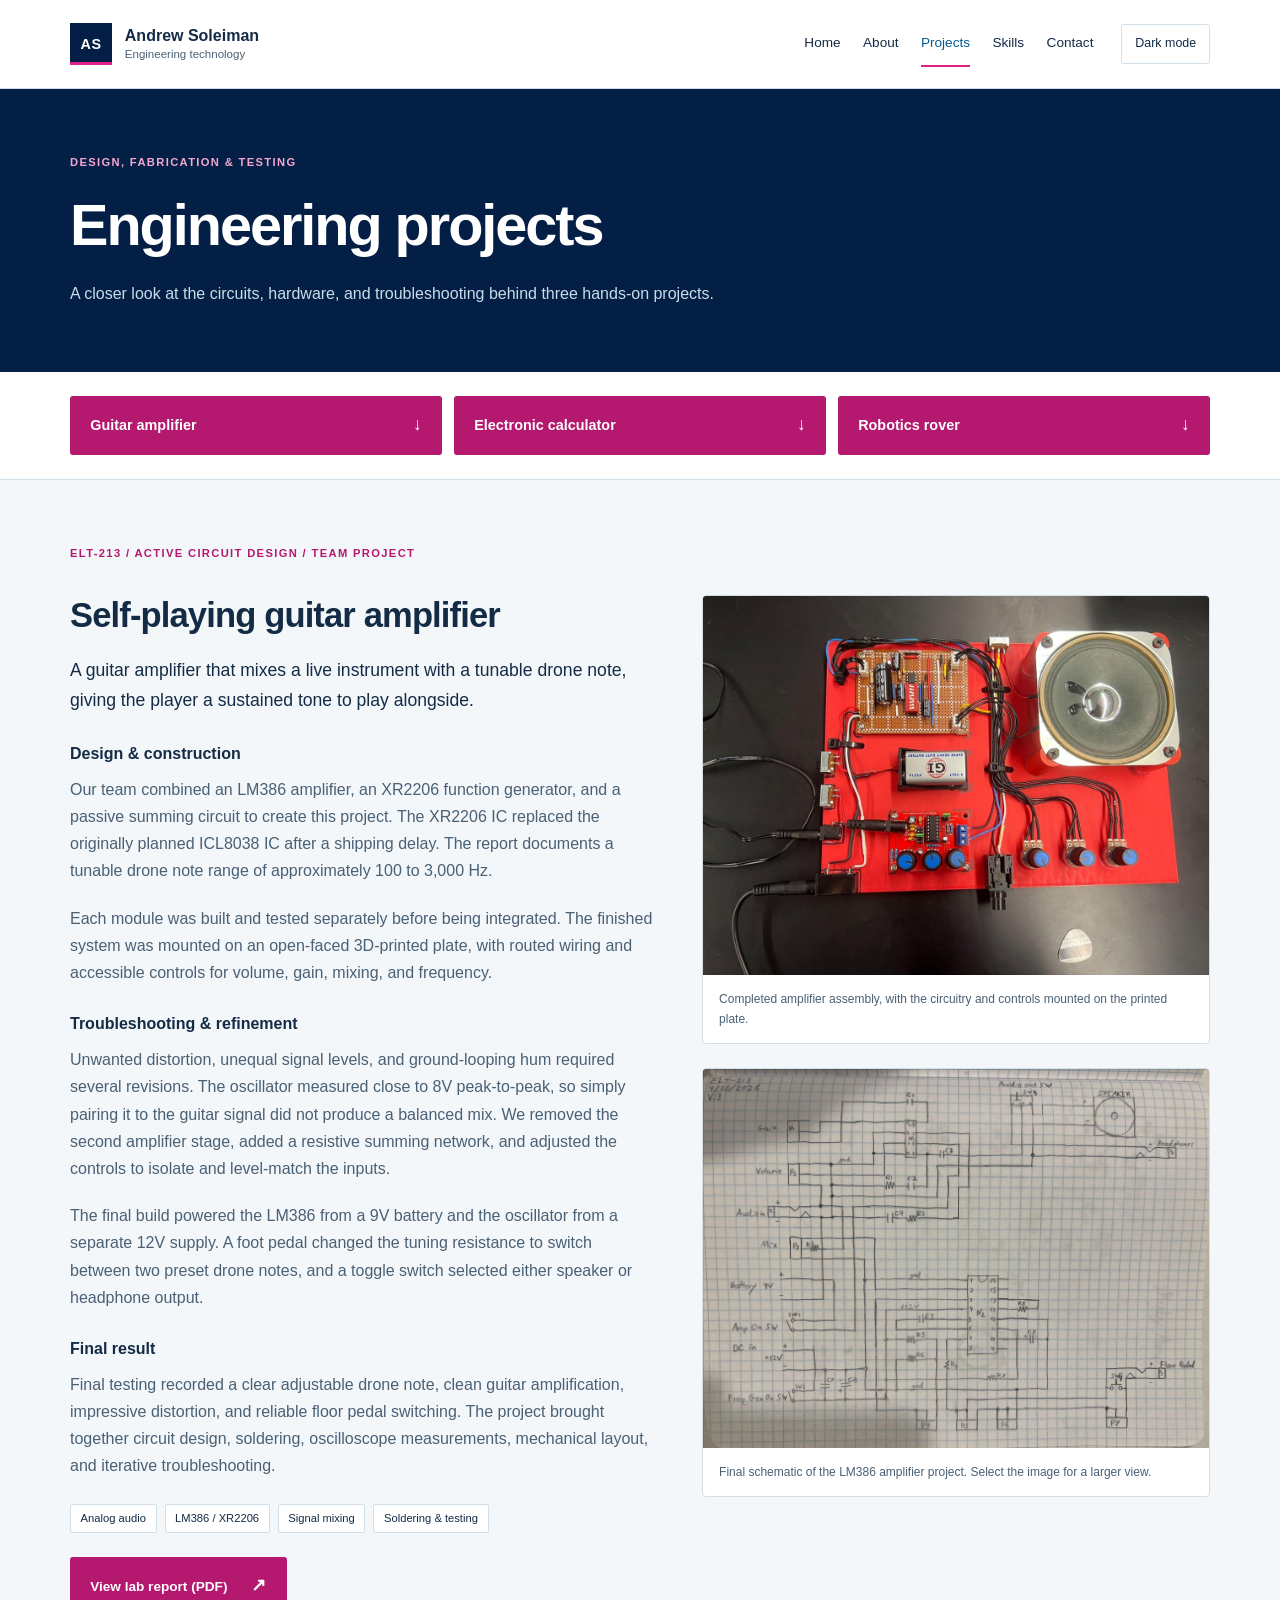
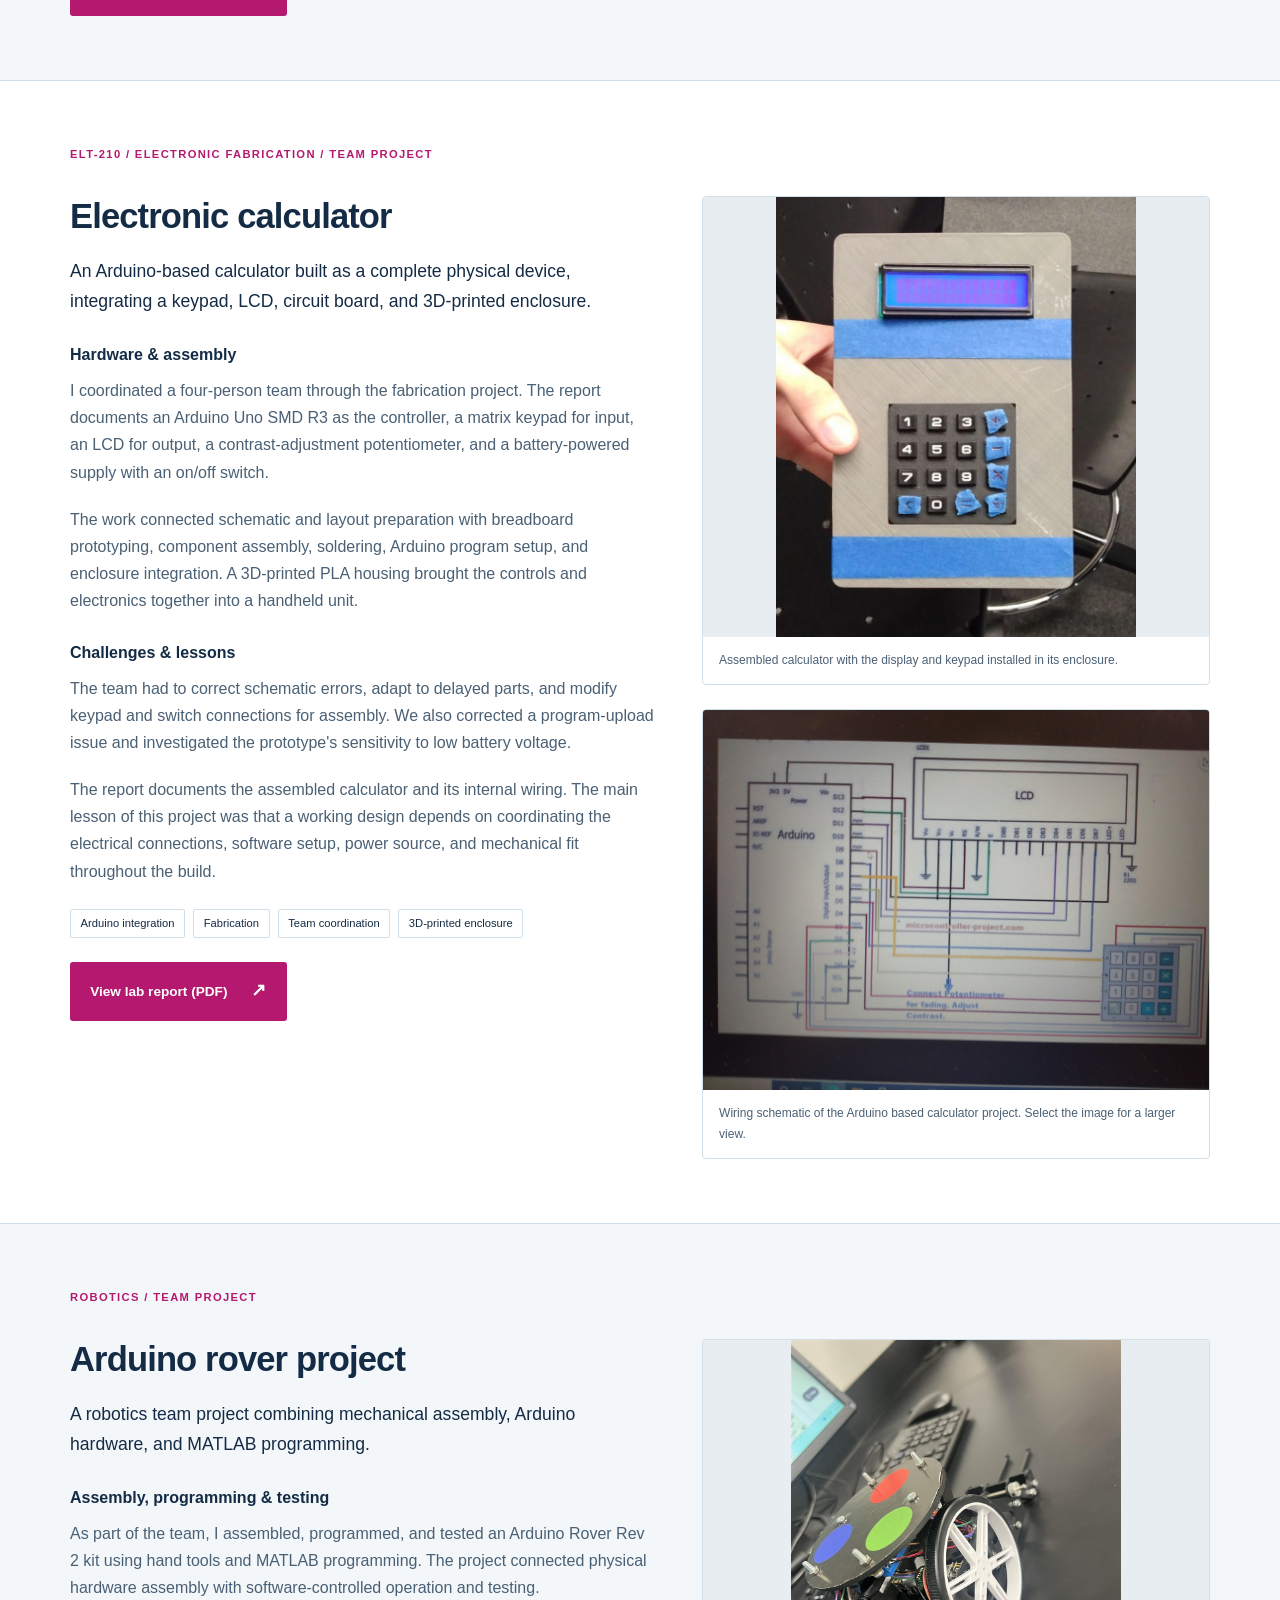
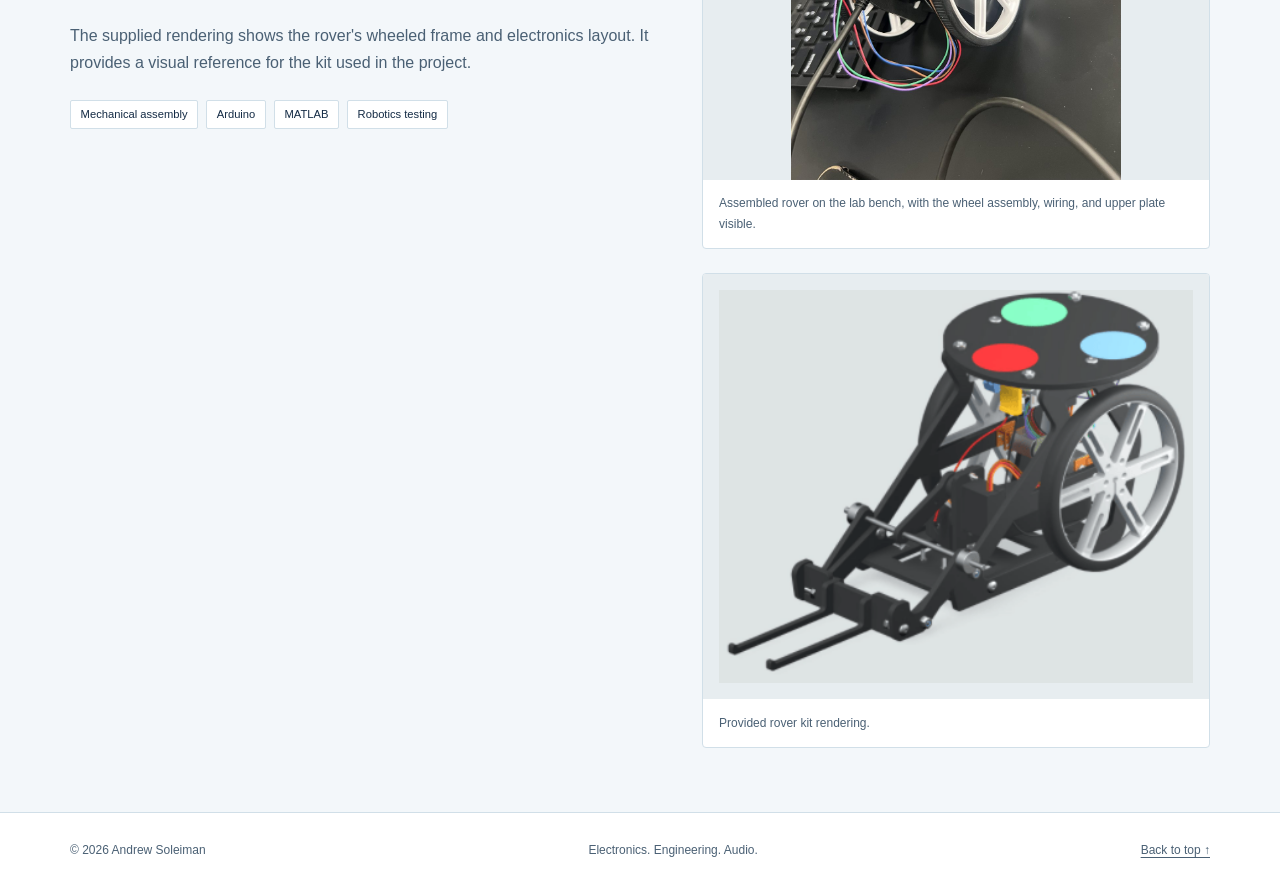
<file: projects.html>
<!DOCTYPE html>
<html lang="en">
<head>
  <meta charset="UTF-8">
  <meta name="viewport" content="width=device-width, initial-scale=1">
  <meta name="description" content="Three of Andrew Soleiman's engineering projects: an analog guitar amplifier, an electronic calculator, and an Arduino rover.">
  <title>Projects | Andrew Soleiman</title>
  <link rel="stylesheet" href="css/styles.css">
  <script src="js/script.js" defer></script>
</head>
<body>
  <a class="skip-link" href="#main">Skip to content</a>
  <header class="site-header">
    <div class="header-inner wrap">
      <a class="brand" href="index.html" aria-label="Andrew Soleiman home"><span class="brand-mark" aria-hidden="true">AS</span><span class="brand-name">Andrew Soleiman<small>Engineering technology</small></span></a>
      <button class="menu-toggle" type="button" aria-controls="navigation" aria-expanded="false" hidden>Menu <span aria-hidden="true">&#9776;</span></button>
      <nav id="navigation" aria-label="Main navigation">
        <a href="index.html">Home</a>
        <a href="about.html">About</a>
        <a href="projects.html" aria-current="page">Projects</a>
        <a href="skills.html">Skills</a>
        <a href="contact.html">Contact</a>
      </nav>
      <button class="theme-toggle" type="button" aria-pressed="false" hidden>Dark mode</button>
    </div>
  </header>
  <main id="main" tabindex="-1">
    <section class="hero page-hero" aria-labelledby="page-title">
      <div class="wrap"><p class="eyebrow">Design, fabrication &amp; testing</p><h1 id="page-title">Engineering projects</h1><p class="page-intro">A closer look at the circuits, hardware, and troubleshooting behind three hands-on projects.</p></div>
    </section>

    <nav class="wrap project-index" aria-label="Projects on this page"><a class="button" href="#guitar-amplifier">Guitar amplifier <span aria-hidden="true">&darr;</span></a><a class="button" href="#electronic-calculator">Electronic calculator <span aria-hidden="true">&darr;</span></a><a class="button" href="#robotics-rover">Robotics rover <span aria-hidden="true">&darr;</span></a></nav>

    <section class="project-case case-muted" aria-labelledby="guitar-amplifier">
      <div class="wrap">
        <div class="section-label"><p class="eyebrow">ELT-213 / Active Circuit Design / Team project</p></div>
        <div class="case-study-grid">
          <article class="case-study-copy">
            <h2 id="guitar-amplifier">Self-playing guitar amplifier</h2>
            <p class="case-lead">A guitar amplifier that mixes a live instrument with a tunable drone note, giving the player a sustained tone to play alongside.</p>
            <h3>Design &amp; construction</h3>
            <p>Our team combined an LM386 amplifier, an XR2206 function generator, and a passive summing circuit to create this project. The XR2206 IC replaced the originally planned ICL8038 IC after a shipping delay. The report documents a tunable drone note range of approximately 100 to 3,000 Hz.</p>
            <p>Each module was built and tested separately before being integrated. The finished system was mounted on an open-faced 3D-printed plate, with routed wiring and accessible controls for volume, gain, mixing, and frequency.</p>
            <h3>Troubleshooting &amp; refinement</h3>
            <p>Unwanted distortion, unequal signal levels, and ground-looping hum required several revisions. The oscillator measured close to 8V peak-to-peak, so simply pairing it to the guitar signal did not produce a balanced mix. We removed the second amplifier stage, added a resistive summing network, and adjusted the controls to isolate and level-match the inputs.</p>
            <p>The final build powered the LM386 from a 9V battery and the oscillator from a separate 12V supply. A foot pedal changed the tuning resistance to switch between two preset drone notes, and a toggle switch selected either speaker or headphone output.</p>
            <h3>Final result</h3>
            <p>Final testing recorded a clear adjustable drone note, clean guitar amplification, impressive distortion, and reliable floor pedal switching. The project brought together circuit design, soldering, oscilloscope measurements, mechanical layout, and iterative troubleshooting.</p>
            <ul class="tags" aria-label="Amplifier project skills"><li>Analog audio</li><li>LM386 / XR2206</li><li>Signal mixing</li><li>Soldering &amp; testing</li></ul>
            <p class="report-link"><a class="button" href="reports/guitar-amplifier-lab-report.pdf" target="_blank" rel="noopener" aria-label="View guitar amplifier lab report (PDF, opens in a new tab)">View lab report (PDF) <span aria-hidden="true">&#8599;</span></a></p>
          </article>
          <div class="project-photos">
            <figure class="project-photo"><a href="images/projects/guitar-amplifier-finished.jpg" aria-label="View the completed guitar amplifier photo"><img src="images/projects/guitar-amplifier-finished.jpg" width="1200" height="900" alt="Completed guitar amplifier on a red mounting plate, with the speaker, amplifier board, oscillator, battery, and control knobs visible." decoding="async"></a><figcaption>Completed amplifier assembly, with the circuitry and controls mounted on the printed plate.</figcaption></figure>
            <figure class="project-photo"><a href="images/projects/guitar-amplifier-schematic.jpg" aria-label="View the full-size guitar amplifier schematic"><img src="images/projects/guitar-amplifier-schematic.jpg" width="2048" height="1536" alt="Hand-drawn final amplifier schematic showing the LM386, oscillator, mixing controls, power connections, pedal, and audio outputs." loading="lazy" decoding="async"></a><figcaption>Final schematic of the LM386 amplifier project. Select the image for a larger view.</figcaption></figure>
          </div>
        </div>
      </div>
    </section>

    <section class="wrap project-case" aria-labelledby="electronic-calculator">
      <div class="section-label"><p class="eyebrow">ELT-210 / Electronic Fabrication / Team project</p></div>
      <div class="case-study-grid">
        <article class="case-study-copy">
          <h2 id="electronic-calculator">Electronic calculator</h2>
          <p class="case-lead">An Arduino-based calculator built as a complete physical device, integrating a keypad, LCD, circuit board, and 3D-printed enclosure.</p>
          <h3>Hardware &amp; assembly</h3>
          <p>I coordinated a four-person team through the fabrication project. The report documents an Arduino Uno SMD R3 as the controller, a matrix keypad for input, an LCD for output, a contrast-adjustment potentiometer, and a battery-powered supply with an on/off switch.</p>
          <p>The work connected schematic and layout preparation with breadboard prototyping, component assembly, soldering, Arduino program setup, and enclosure integration. A 3D-printed PLA housing brought the controls and electronics together into a handheld unit.</p>
          <h3>Challenges &amp; lessons</h3>
          <p>The team had to correct schematic errors, adapt to delayed parts, and modify keypad and switch connections for assembly. We also corrected a program-upload issue and investigated the prototype's sensitivity to low battery voltage.</p>
          <p>The report documents the assembled calculator and its internal wiring. The main lesson of this project was that a working design depends on coordinating the electrical connections, software setup, power source, and mechanical fit throughout the build.</p>
          <ul class="tags" aria-label="Calculator project skills"><li>Arduino integration</li><li>Fabrication</li><li>Team coordination</li><li>3D-printed enclosure</li></ul>
          <p class="report-link"><a class="button" href="reports/electronic-calculator-lab-report.pdf" target="_blank" rel="noopener" aria-label="View electronic calculator lab report (PDF, opens in a new tab)">View lab report (PDF) <span aria-hidden="true">&#8599;</span></a></p>
        </article>
        <div class="project-photos">
          <figure class="project-photo"><a href="images/projects/calculator-finished.jpg" aria-label="View the assembled electronic calculator"><img src="images/projects/calculator-finished.jpg" width="760" height="930" alt="Assembled handheld calculator with an illuminated LCD and keypad fitted into a gray 3D-printed enclosure." loading="lazy" decoding="async"></a><figcaption>Assembled calculator with the display and keypad installed in its enclosure.</figcaption></figure>
          <figure class="project-photo"><a href="images/projects/calculator-schematic.jpg" aria-label="View the full-size electronic calculator schematic"><img src="images/projects/calculator-schematic.jpg" width="2048" height="1536" alt="Calculator wiring schematic showing connections between the Arduino, LCD, matrix keypad, and display contrast potentiometer." loading="lazy" decoding="async"></a><figcaption>Wiring schematic of the Arduino based calculator project. Select the image for a larger view.</figcaption></figure>
        </div>
      </div>
    </section>

    <section class="project-case case-muted" aria-labelledby="robotics-rover">
      <div class="wrap">
        <div class="section-label"><p class="eyebrow">Robotics / Team project</p></div>
        <div class="case-study-grid">
          <article class="case-study-copy">
            <h2 id="robotics-rover">Arduino rover project</h2>
            <p class="case-lead">A robotics team project combining mechanical assembly, Arduino hardware, and MATLAB programming.</p>
            <h3>Assembly, programming &amp; testing</h3>
            <p>As part of the team, I assembled, programmed, and tested an Arduino Rover Rev 2 kit using hand tools and MATLAB programming. The project connected physical hardware assembly with software-controlled operation and testing.</p>
            <p>The supplied rendering shows the rover's wheeled frame and electronics layout. It provides a visual reference for the kit used in the project.</p>
            <ul class="tags" aria-label="Rover project skills"><li>Mechanical assembly</li><li>Arduino</li><li>MATLAB</li><li>Robotics testing</li></ul>
          </article>
          <div class="project-photos">
            <figure class="project-photo"><a href="images/projects/rover-assembled.jpg" aria-label="View the assembled rover photo"><img src="images/projects/rover-assembled.jpg" width="1000" height="1333" alt="Assembled rover on a lab bench, showing a large white-spoked wheel, black frame, exposed wiring, and an upper plate with red, green, and blue discs." loading="lazy" decoding="async"></a><figcaption>Assembled rover on the lab bench, with the wheel assembly, wiring, and upper plate visible.</figcaption></figure>
            <figure class="project-photo rover-photo"><a href="images/projects/rover-rendering.png" aria-label="View the rover rendering"><img src="images/projects/rover-rendering.png" width="383" height="318" alt="Rendering of the rover kit, showing its two large wheels, black support frame, electronics, and front rails." loading="lazy" decoding="async"></a><figcaption>Provided rover kit rendering.</figcaption></figure>
          </div>
        </div>
      </div>
    </section>
  </main>
  <footer class="wrap site-footer"><p>&copy; 2026 Andrew Soleiman</p><p>Electronics. Engineering. Audio.</p><a href="#main">Back to top &uarr;</a></footer>
</body>
</html>
</file>
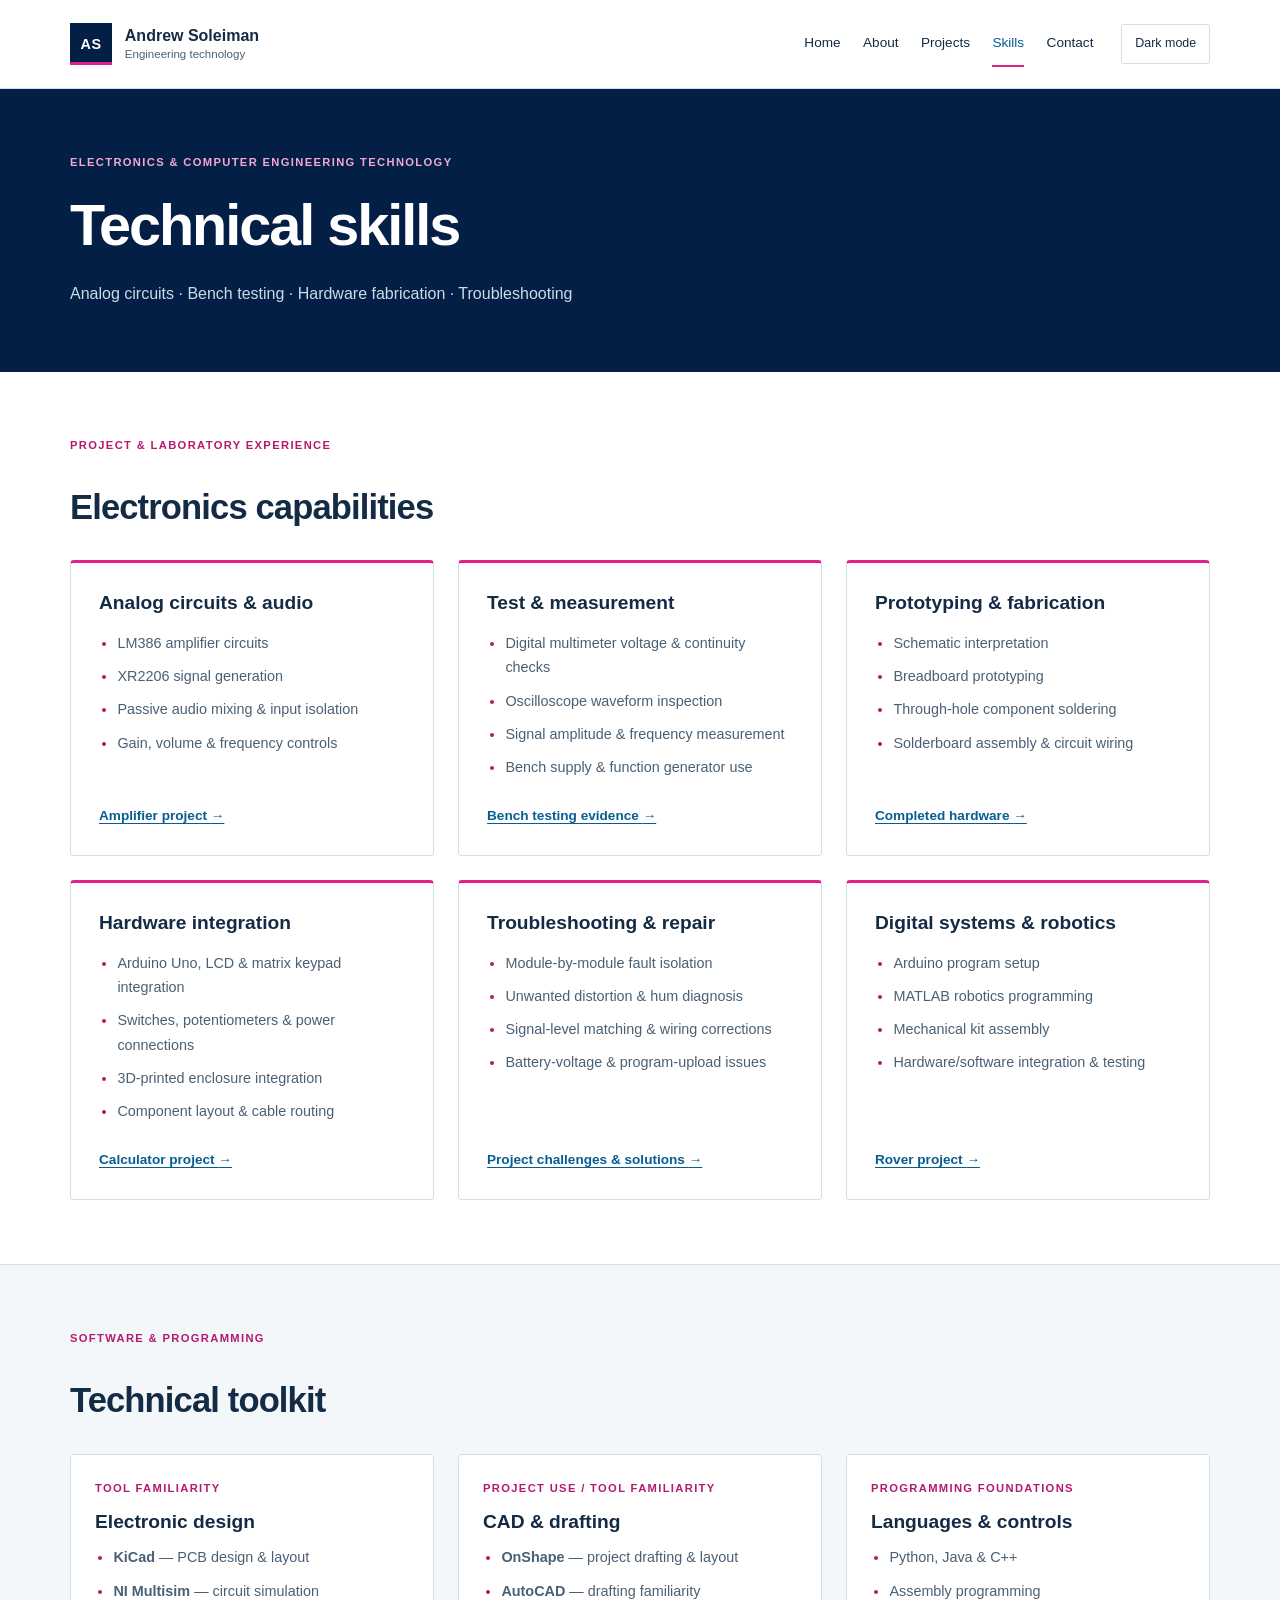
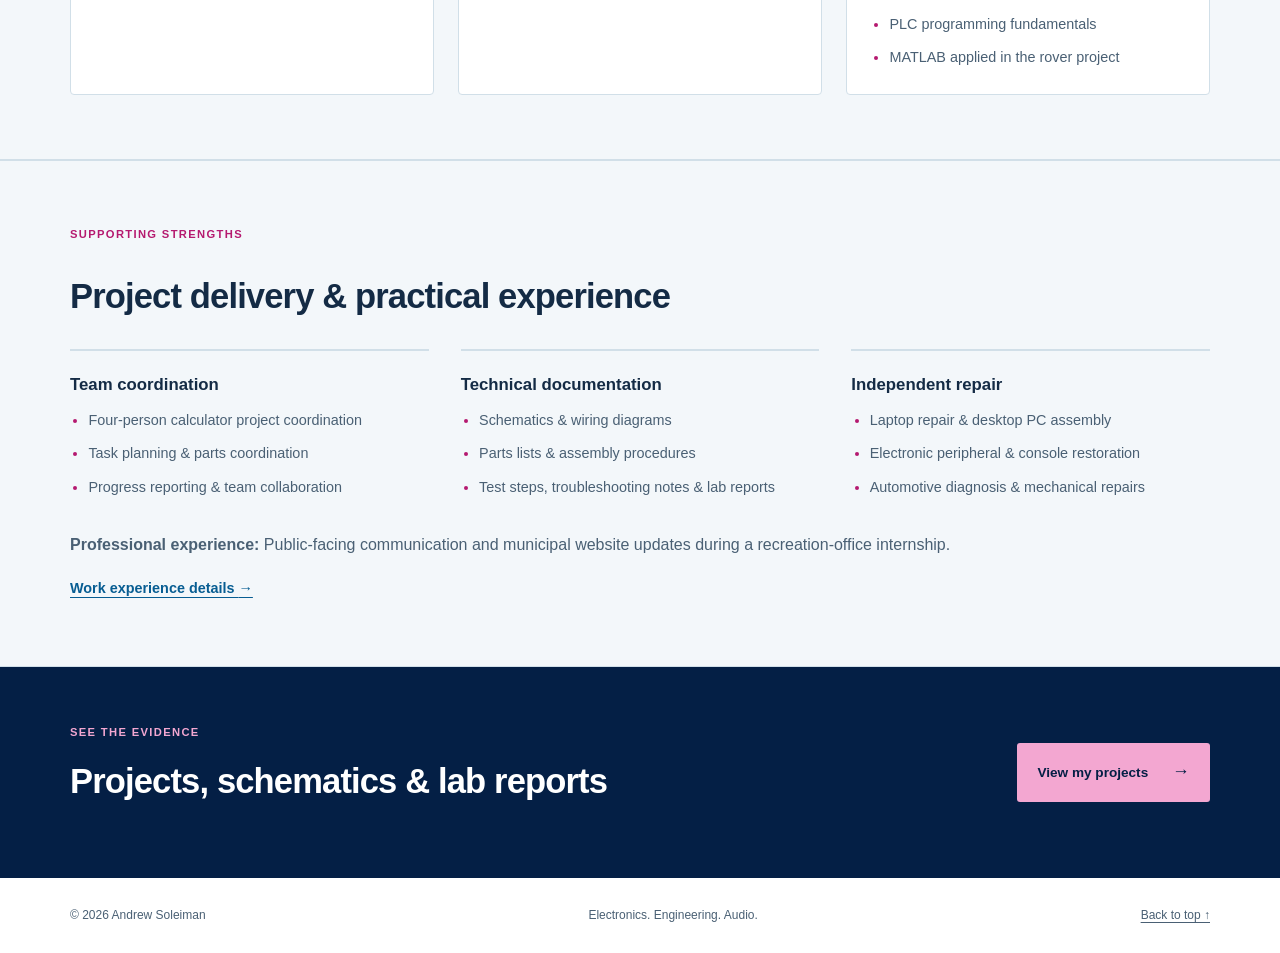
<file: skills.html>
<!DOCTYPE html>
<html lang="en">
<head>
  <meta charset="UTF-8">
  <meta name="viewport" content="width=device-width, initial-scale=1">
  <meta name="description" content="Andrew Soleiman's electronics skills in analog circuits, test and measurement, fabrication, troubleshooting, and hardware integration, supported by project evidence.">
  <title>Skills | Andrew Soleiman</title>
  <link rel="stylesheet" href="css/styles.css">
  <script src="js/script.js" defer></script>
</head>
<body>
  <a class="skip-link" href="#main">Skip to content</a>
  <header class="site-header">
    <div class="header-inner wrap">
      <a class="brand" href="index.html" aria-label="Andrew Soleiman home"><span class="brand-mark" aria-hidden="true">AS</span><span class="brand-name">Andrew Soleiman<small>Engineering technology</small></span></a>
      <button class="menu-toggle" type="button" aria-controls="navigation" aria-expanded="false" hidden>Menu <span aria-hidden="true">&#9776;</span></button>
      <nav id="navigation" aria-label="Main navigation">
        <a href="index.html">Home</a>
        <a href="about.html">About</a>
        <a href="projects.html">Projects</a>
        <a href="skills.html" aria-current="page">Skills</a>
        <a href="contact.html">Contact</a>
      </nav>
      <button class="theme-toggle" type="button" aria-pressed="false" hidden>Dark mode</button>
    </div>
  </header>
  <main id="main" tabindex="-1">
    <section class="hero page-hero" aria-labelledby="page-title">
      <div class="wrap"><p class="eyebrow">Electronics &amp; Computer Engineering Technology</p><h1 id="page-title">Technical skills</h1><p class="page-intro">Analog circuits &middot; Bench testing &middot; Hardware fabrication &middot; Troubleshooting</p></div>
    </section>

    <section class="wrap capability-section" aria-labelledby="capability-title">
      <div class="section-label"><p class="eyebrow">Project &amp; laboratory experience</p></div>
      <h2 id="capability-title">Electronics capabilities</h2>
      <div class="capability-grid">
        <article class="capability-card"><h3>Analog circuits &amp; audio</h3><ul class="showcase-list"><li>LM386 amplifier circuits</li><li>XR2206 signal generation</li><li>Passive audio mixing &amp; input isolation</li><li>Gain, volume &amp; frequency controls</li></ul><a class="inline-link" href="projects.html#guitar-amplifier">Amplifier project <span aria-hidden="true">&rarr;</span></a></article>
        <article class="capability-card"><h3>Test &amp; measurement</h3><ul class="showcase-list"><li>Digital multimeter voltage &amp; continuity checks</li><li>Oscilloscope waveform inspection</li><li>Signal amplitude &amp; frequency measurement</li><li>Bench supply &amp; function generator use</li></ul><a class="inline-link" href="projects.html#guitar-amplifier">Bench testing evidence <span aria-hidden="true">&rarr;</span></a></article>
        <article class="capability-card"><h3>Prototyping &amp; fabrication</h3><ul class="showcase-list"><li>Schematic interpretation</li><li>Breadboard prototyping</li><li>Through-hole component soldering</li><li>Solderboard assembly &amp; circuit wiring</li></ul><a class="inline-link" href="projects.html#guitar-amplifier">Completed hardware <span aria-hidden="true">&rarr;</span></a></article>
        <article class="capability-card"><h3>Hardware integration</h3><ul class="showcase-list"><li>Arduino Uno, LCD &amp; matrix keypad integration</li><li>Switches, potentiometers &amp; power connections</li><li>3D-printed enclosure integration</li><li>Component layout &amp; cable routing</li></ul><a class="inline-link" href="projects.html#electronic-calculator">Calculator project <span aria-hidden="true">&rarr;</span></a></article>
        <article class="capability-card"><h3>Troubleshooting &amp; repair</h3><ul class="showcase-list"><li>Module-by-module fault isolation</li><li>Unwanted distortion &amp; hum diagnosis</li><li>Signal-level matching &amp; wiring corrections</li><li>Battery-voltage &amp; program-upload issues</li></ul><a class="inline-link" href="projects.html">Project challenges &amp; solutions <span aria-hidden="true">&rarr;</span></a></article>
        <article class="capability-card"><h3>Digital systems &amp; robotics</h3><ul class="showcase-list"><li>Arduino program setup</li><li>MATLAB robotics programming</li><li>Mechanical kit assembly</li><li>Hardware/software integration &amp; testing</li></ul><a class="inline-link" href="projects.html#robotics-rover">Rover project <span aria-hidden="true">&rarr;</span></a></article>
      </div>
    </section>

    <section class="skills-tools-section" aria-labelledby="tools-title">
      <div class="wrap">
        <div class="section-label"><p class="eyebrow">Software &amp; programming</p></div>
        <h2 id="tools-title">Technical toolkit</h2>
        <div class="tool-showcase-grid">
          <article class="tool-showcase-card"><p class="eyebrow">Tool familiarity</p><h3>Electronic design</h3><ul class="showcase-list"><li><strong>KiCad</strong> &mdash; PCB design &amp; layout</li><li><strong>NI Multisim</strong> &mdash; circuit simulation</li></ul></article>
          <article class="tool-showcase-card"><p class="eyebrow">Project use / tool familiarity</p><h3>CAD &amp; drafting</h3><ul class="showcase-list"><li><strong>OnShape</strong> &mdash; project drafting &amp; layout</li><li><strong>AutoCAD</strong> &mdash; drafting familiarity</li></ul></article>
          <article class="tool-showcase-card"><p class="eyebrow">Programming foundations</p><h3>Languages &amp; controls</h3><ul class="showcase-list"><li>Python, Java &amp; C++</li><li>Assembly programming</li><li>PLC programming fundamentals</li><li>MATLAB applied in the rover project</li></ul></article>
        </div>
      </div>
    </section>

    <section class="skills-practice-section skills-practice-surface" aria-labelledby="practice-title">
      <div class="wrap">
        <div class="section-label"><p class="eyebrow">Supporting strengths</p></div>
        <h2 id="practice-title">Project delivery &amp; practical experience</h2>
        <div class="practice-grid">
          <article class="practice-card"><h3>Team coordination</h3><ul class="showcase-list"><li>Four-person calculator project coordination</li><li>Task planning &amp; parts coordination</li><li>Progress reporting &amp; team collaboration</li></ul></article>
          <article class="practice-card"><h3>Technical documentation</h3><ul class="showcase-list"><li>Schematics &amp; wiring diagrams</li><li>Parts lists &amp; assembly procedures</li><li>Test steps, troubleshooting notes &amp; lab reports</li></ul></article>
          <article class="practice-card"><h3>Independent repair</h3><ul class="showcase-list"><li>Laptop repair &amp; desktop PC assembly</li><li>Electronic peripheral &amp; console restoration</li><li>Automotive diagnosis &amp; mechanical repairs</li></ul></article>
        </div>
        <p class="skills-work-note"><strong>Professional experience:</strong> Public-facing communication and municipal website updates during a recreation-office internship.</p>
        <a class="inline-link" href="about.html#experience-title">Work experience details <span aria-hidden="true">&rarr;</span></a>
      </div>
    </section>

    <section class="contact-section" aria-labelledby="skills-next-title">
      <div class="wrap contact-inner"><div><p class="eyebrow">See the evidence</p><h2 id="skills-next-title">Projects, schematics &amp; lab reports</h2></div><div class="skills-actions"><a class="button" href="projects.html">View my projects <span aria-hidden="true">&rarr;</span></a></div></div>
    </section>
  </main>
  <footer class="wrap site-footer"><p>&copy; 2026 Andrew Soleiman</p><p>Electronics. Engineering. Audio.</p><a href="#main">Back to top &uarr;</a></footer>
</body>
</html>
</file>
<file: css/styles.css>
/* Professional navy and blue foundation with selected pink accents. */
:root {
  color-scheme: light;
  --navy: #041f45;
  --blue-dark: #063868;
  --blue: #075d92;
  --steel: #6596ad;
  --mist: #b5cedd;
  --pink: #e0218a;
  --pink-strong: #b5196f;
  --pink-soft: #f3a7d1;
  --highlight: #b5196f;
  --bg: #ffffff;
  --surface: #f3f7fa;
  --card: #ffffff;
  --text: #142b45;
  --muted: #4a6074;
  --accent: #075d92;
  --line: #d1dfe8;
}
:root[data-theme="dark"] {
  color-scheme: dark;
  --bg: #091a2d;
  --surface: #10263e;
  --card: #132d47;
  --text: #f0f6fa;
  --muted: #b5cedd;
  --accent: #a4d3ed;
  --highlight: #f3a7d1;
  --line: #36536c;
}
* { box-sizing: border-box; }
html { scroll-padding-top: 1.5rem; }
body { margin: 0; min-height: 100vh; display: flex; flex-direction: column; background: var(--bg); color: var(--text); font: 1rem/1.7 Arial, Helvetica, sans-serif; }
main { flex: 1; }
button { font: inherit; cursor: pointer; }
a { color: inherit; text-underline-offset: .25em; }
button, a { -webkit-tap-highlight-color: transparent; }
:focus-visible { outline: 3px solid var(--accent); outline-offset: 5px; }
[hidden] { display: none !important; }
.wrap { width: min(1140px, calc(100% - 64px)); margin-inline: auto; }
.skip-link { position: absolute; left: 1rem; top: -100px; background: var(--bg); padding: .75rem 1rem; z-index: 10; }
.skip-link:focus { top: 1rem; }
h1, h2, h3, p { margin-top: 0; }
h1, h2, h3 { line-height: 1.2; }
h1 { margin-bottom: 1.25rem; font-size: clamp(2.5rem, 4.5vw, 4rem); letter-spacing: -.035em; font-weight: 700; }
h2 { margin-bottom: 1.25rem; font-size: clamp(1.6rem, 2.7vw, 2.2rem); letter-spacing: -.025em; }
h3 { margin-bottom: .8rem; font-size: 1.2rem; }
h1 em, h2 em { font-style: normal; font-family: inherit; }
p { margin-bottom: 1.25rem; }
.site-header { background: var(--bg); border-bottom: 1px solid var(--line); }
.header-inner { min-height: 88px; display: flex; align-items: center; gap: 1.75rem; }
.brand { display: inline-flex; align-items: center; gap: .8rem; margin-right: auto; text-decoration: none; flex-shrink: 0; }
.brand-mark { display: grid; place-items: center; width: 42px; height: 42px; background: var(--navy); color: #fff; box-shadow: inset 0 -3px 0 var(--pink); font-size: .9rem; font-weight: 700; letter-spacing: .04em; }
.brand-name { font-size: 1rem; font-weight: 700; line-height: 1.35; }
.brand-name small { display: block; color: var(--muted); font-size: .72rem; font-weight: 400; }
nav { display: flex; gap: 1.4rem; }
nav a { padding-block: .65rem; font-size: .85rem; text-decoration: none; border-bottom: 2px solid transparent; }
nav a:hover, nav a[aria-current="page"] { color: var(--accent); border-bottom-color: var(--pink); }
.theme-toggle, .menu-toggle { background: transparent; border: 1px solid var(--line); border-radius: 3px; color: var(--text); padding: .55rem .8rem; font-size: .78rem; }
.theme-toggle:hover, .menu-toggle:hover { background: var(--surface); }
.hero { padding-block: 64px; background: var(--navy); color: #fff; }
.home-hero { padding-block: 78px; }
.hero-layout { display: grid; grid-template-columns: 1.55fr 1fr; gap: 5rem; align-items: center; }
.eyebrow { margin-bottom: 1.2rem; font-size: .7rem; text-transform: uppercase; letter-spacing: .12em; font-weight: 700; color: var(--highlight); }
.hero .eyebrow { color: var(--pink-soft); }
.hero-subtitle { font-size: clamp(1.1rem, 1.8vw, 1.4rem); color: #fff; }
.hero-intro, .page-intro { max-width: 660px; color: #c9dce8; }
.page-intro { margin-bottom: 0; }
.hero-link { font-size: .9rem; color: #d4eaf7; font-weight: 700; }
.hero :focus-visible { outline-color: #b5cedd; }
.focus-panel { padding: 1.75rem; background: var(--blue-dark); border-left: 3px solid var(--pink); }
.focus-panel dl { margin: 0; }
.focus-panel dl > div + div { margin-top: 1.1rem; padding-top: 1.1rem; border-top: 1px solid #456d91; }
.focus-panel dt { color: var(--mist); font-size: .72rem; margin-bottom: .2rem; }
.focus-panel dd { margin: 0; font-size: .9rem; line-height: 1.5; }
.button { display: inline-flex; align-items: center; justify-content: space-between; gap: 1.5rem; max-width: 100%; padding: .85rem 1.2rem; background: var(--pink-strong); color: #fff; border: 1px solid transparent; border-radius: 3px; text-decoration: none; font-size: .85rem; font-weight: 700; }
.button:hover { background: #881353; }
.button > span { font-size: 1.1rem; }
.inline-link { color: var(--accent); font-size: .9rem; font-weight: 700; }
.audio-strip { margin: 0; padding-block: 24px; background: var(--blue-dark); color: #fff; border-top: 1px solid #456d91; }
.strip-content { display: grid; grid-template-columns: 1fr 1.6fr; gap: 3rem; align-items: center; }
.audio-strip .eyebrow { display: block; color: #c9dce8; margin-bottom: .5rem; }
.audio-strip strong { display: block; font-size: 1.1rem; font-weight: 400; }
.audio-strip svg { display: block; width: 100%; height: auto; max-height: 100px; }
.about-section, .skills-section, .more-projects, .contact-details { padding-block: 64px; }
.section-label { display: flex; align-items: center; gap: .8rem; margin-bottom: 2rem; }
.section-label .eyebrow { margin: 0; }
.about-grid { display: grid; grid-template-columns: 1fr 1.3fr; gap: 4rem; }
.about-copy { color: var(--muted); }
.about-copy .lead { color: var(--text); font-size: 1.08rem; }
.education-section, .experience-section { padding-block: 64px; background: var(--surface); border-block: 1px solid var(--line); }
.education-grid, .course-grid { display: grid; grid-template-columns: repeat(2, minmax(0, 1fr)); gap: 1.5rem; margin-top: 2rem; }
.education-card { padding: 1.75rem; background: var(--card); border: 1px solid var(--line); border-top: 3px solid var(--pink); border-radius: 4px; }
.education-card > p:last-child { margin-bottom: 0; color: var(--muted); }
.degree-name { color: var(--text); font-weight: 700; font-size: .95rem; }
.coursework-section, .future-section { padding-block: 64px; }
.about-section-intro { max-width: 760px; color: var(--muted); }
.course-card { padding: 1.5rem; border: 1px solid var(--line); border-radius: 4px; }
.course-card .eyebrow { margin-bottom: .65rem; }
.course-card h3 { font-size: 1.05rem; }
.course-card > p:last-child { margin-bottom: 0; color: var(--muted); font-size: .95rem; }
.coursework-note { margin-top: 2rem; color: var(--muted); }
.course-source { margin-bottom: 0; color: var(--muted); font-size: .8rem; }
.course-source a { color: var(--accent); }
.experience-entry > p:not(.eyebrow) { color: var(--muted); }
.experience-place { font-weight: 700; }
.experience-entry + .experience-entry { margin-top: 2rem; padding-top: 2rem; border-top: 1px solid var(--line); }
.experience-entry > p:last-child { margin-bottom: 0; }
.project-section { background: var(--surface); border-block: 1px solid var(--line); padding-block: 64px; }
.project-grid { display: grid; grid-template-columns: 1.1fr 1fr; gap: 4rem; align-items: center; }
.project-copy > .eyebrow { margin-bottom: 1rem; }
.project-copy > p:not(.eyebrow) { color: var(--muted); }
.tags { list-style: none; display: flex; flex-wrap: wrap; gap: .5rem; margin: 1.5rem 0 0; padding: 0; }
.tags li { padding: .25rem .6rem; background: var(--card); border: 1px solid var(--line); border-radius: 2px; font-size: .7rem; }
.amp-art { margin: 0; padding: 1.25rem; background: #102d48; border: 1px solid #476c88; border-radius: 4px; }
.amp-art svg { display: block; width: 100%; height: auto; max-height: 320px; }
.amp-art figcaption { color: #c9dce8; text-align: center; font-size: .65rem; }
.project-visual > p { margin: 1rem 0 0; text-align: center; }
.project-visual .amp-art { margin-inline: auto; }
.skills-section { border-bottom: 1px solid var(--line); }
.skills-heading { display: flex; flex-direction: column; align-items: flex-start; gap: 0; }
.skills-heading > p { max-width: 400px; color: var(--muted); font-size: .9rem; }
.skill-list { display: grid; grid-template-columns: repeat(3, 1fr); list-style: none; padding: 0; margin: 1.5rem 0 0; border-top: 1px solid var(--line); }
.skill-list li { padding: 1.25rem 1rem 1.25rem 0; border-bottom: 1px solid var(--line); font-size: .9rem; }
.contact-section { background: var(--navy); color: #fff; padding-block: 56px; }
.contact-inner { display: flex; justify-content: space-between; align-items: center; gap: 3rem; }
.contact-section .eyebrow { color: var(--pink-soft); }
.contact-section p:not(.eyebrow) { color: #c9dce8; margin-bottom: 0; }
.contact-section .button { background: var(--pink-soft); color: var(--navy); flex-shrink: 0; }
.contact-section .button:hover { background: #fbd3e9; }
.contact-section :focus-visible { outline-color: var(--mist); }
.site-footer { display: flex; flex-wrap: wrap; justify-content: space-between; gap: 1rem; padding-block: 1.7rem; color: var(--muted); font-size: .75rem; }
.site-footer p { margin: 0; }
.project-cards { display: grid; grid-template-columns: 1fr 1fr; gap: 2rem; margin-top: 2rem; }
.project-card { min-width: 0; background: var(--card); border: 1px solid var(--line); border-radius: 4px; overflow: hidden; }
.project-illustration { margin: 0; padding: 1.25rem; background: #102d48; color: #c9dce8; }
.project-illustration svg { display: block; width: 100%; height: auto; max-height: 220px; }
.project-illustration figcaption { font-size: .65rem; text-align: center; }
.project-card-copy { padding: 1.5rem; }
.project-card-copy > p, .contact-options p { color: var(--muted); }
.contact-options { margin-top: 2rem; max-width: 760px; }
.contact-options article { min-width: 0; padding: 2rem; border: 1px solid var(--line); border-left: 3px solid var(--pink); border-radius: 3px; background: var(--surface); }
.contact-options a { overflow-wrap: anywhere; }
.project-index { display: flex; flex-wrap: wrap; gap: .75rem; padding-block: 1.5rem; }
.project-index .button { flex: 1 1 200px; min-height: 48px; color: #fff; font-size: .9rem; text-decoration: none; }
.report-link { margin: 1.5rem 0 0; }
.project-case { padding-block: 64px; }
.case-muted { background: var(--surface); border-block: 1px solid var(--line); }
.case-study-grid { display: grid; grid-template-columns: 1.15fr 1fr; gap: 3rem; align-items: start; }
.case-study-copy { min-width: 0; }
.case-study-copy .case-lead { color: var(--text); font-size: 1.1rem; }
.case-study-copy > p { color: var(--muted); }
.case-study-copy h3 { margin-top: 1.75rem; font-size: 1rem; }
.project-photos { display: grid; gap: 1.5rem; min-width: 0; }
.project-photo { margin: 0; overflow: hidden; border: 1px solid var(--line); border-radius: 4px; background: var(--card); }
.project-photo > a { display: block; background: #e7edf0; }
.project-photo > a:focus-visible { outline-color: var(--pink); outline-offset: -4px; }
.project-photo img { display: block; width: 100%; height: auto; max-height: 440px; object-fit: contain; }
.project-photo figcaption { padding: .85rem 1rem; color: var(--muted); font-size: .75rem; }
.rover-photo img { padding: 1rem; }
.capability-section, .skills-tools-section, .skills-practice-section, .skills-coursework-section { padding-block: 64px; }
.skills-overview { max-width: 780px; color: var(--muted); }
.capability-grid { display: grid; grid-template-columns: repeat(3, minmax(0, 1fr)); gap: 1.5rem; margin-top: 2rem; }
.capability-card { display: flex; flex-direction: column; padding: 1.75rem; border: 1px solid var(--line); border-top: 3px solid var(--pink); border-radius: 4px; }
.capability-card .eyebrow { margin-bottom: .85rem; }
.capability-card > p:not(.eyebrow) { color: var(--muted); }
.capability-card .inline-link { margin-top: auto; font-size: .85rem; }
.skills-tools-section { background: var(--surface); border-block: 1px solid var(--line); }
.tools-table { width: 100%; margin-top: 2rem; border-collapse: collapse; table-layout: fixed; font-size: .9rem; }
.tools-table caption { text-align: left; margin-bottom: .75rem; font-weight: 700; }
.tools-table th, .tools-table td { padding: 1rem; border: 1px solid var(--line); text-align: left; vertical-align: top; overflow-wrap: anywhere; }
.tools-table thead th { background: var(--navy); color: #fff; }
.tools-table thead th:nth-child(1) { width: 30%; }
.tools-table thead th:nth-child(2) { width: 43%; }
.tools-table thead th:nth-child(3) { width: 27%; }
.tools-table tbody th { background: var(--card); font-weight: 700; }
.tools-table td { color: var(--muted); }
.practice-grid { display: grid; grid-template-columns: repeat(3, minmax(0, 1fr)); gap: 2rem; margin-top: 2rem; }
.practice-card { border-top: 2px solid var(--line); padding-top: 1.5rem; }
.practice-card h3 { font-size: 1.05rem; }
.practice-card p { margin-bottom: 0; color: var(--muted); }
.skills-evidence-link { margin: 2rem 0 0; }
.skills-actions { display: flex; flex-wrap: wrap; align-items: center; gap: 1.25rem; }
.skills-contact-link { color: #fff; font-size: .9rem; font-weight: 700; }
.showcase-list { padding-left: 1.15rem; margin: .25rem 0 1.5rem; color: var(--muted); font-size: .9rem; }
.showcase-list li + li { margin-top: .55rem; }
.showcase-list li::marker { color: var(--highlight); }
.tool-showcase-grid { display: grid; grid-template-columns: repeat(3, minmax(0, 1fr)); gap: 1.5rem; margin-top: 2rem; }
.tool-showcase-card { padding: 1.5rem; background: var(--card); border: 1px solid var(--line); border-radius: 4px; }
.tool-showcase-card .eyebrow { margin-bottom: .75rem; }
.tool-showcase-card .showcase-list, .practice-card .showcase-list { margin-bottom: 0; }
.course-skill-list { display: grid; grid-template-columns: repeat(2, minmax(0, 1fr)); gap: 0 2rem; list-style: none; padding: 0; margin: 2rem 0 0; border-top: 1px solid var(--line); }
.course-skill-list li { padding: 1.25rem 0; border-bottom: 1px solid var(--line); }
.course-skill-list span { display: block; margin-bottom: .4rem; color: var(--highlight); font-size: .7rem; letter-spacing: .06em; }
.course-skill-list strong { font-size: .95rem; }
.skills-practice-surface { background: var(--surface); border-block: 1px solid var(--line); }
.skills-work-note { margin: 2rem 0 1rem; color: var(--muted); }
@media (max-width: 980px) {
  .header-inner { flex-wrap: wrap; gap: 1rem; padding-block: 1rem; }
  nav { order: 3; width: 100%; }
  .hero-layout { gap: 2.5rem; }
  .about-grid, .project-grid { gap: 2rem; }
  .capability-grid { grid-template-columns: repeat(2, minmax(0, 1fr)); }
  .tool-showcase-grid { grid-template-columns: 1fr; }
}
@media (max-width: 760px) {
  .hero-layout { grid-template-columns: 1fr; gap: 2.5rem; }
  .focus-panel dl { display: grid; grid-template-columns: 1fr 1fr 1fr; gap: 1.25rem; }
  .focus-panel dl > div + div { margin: 0; padding: 0; border: 0; }
  .about-grid, .project-grid { grid-template-columns: 1fr; gap: 1.5rem; }
  .case-study-grid { grid-template-columns: 1fr; gap: 2rem; }
  .practice-grid { grid-template-columns: 1fr; gap: 1.5rem; }
  .project-visual, .amp-art { width: 100%; max-width: 480px; justify-self: center; }
  .contact-inner { flex-direction: column; align-items: flex-start; gap: 1.25rem; }
}
@media (max-width: 680px) {
  .wrap { width: calc(100% - 40px); }
  .brand { flex: 1 1 100%; }
  .brand-mark { width: 36px; height: 36px; }
  .theme-toggle { margin-left: auto; }
  nav { order: 4; flex-direction: column; gap: .15rem; padding-top: .5rem; border-top: 1px solid var(--line); }
  nav a { padding: .6rem; }
  .hero, .home-hero { padding-block: 44px; }
  h1 { font-size: clamp(2.1rem, 9vw, 3rem); }
  .hero-subtitle { font-size: 1.1rem; }
  .hero .eyebrow { font-size: .65rem; letter-spacing: .09em; }
  .focus-panel { padding: 1.25rem; }
  .focus-panel dl { grid-template-columns: 1fr; gap: 1rem; }
  .focus-panel dl > div + div { padding-top: 1rem; border-top: 1px solid #456d91; }
  .strip-content { grid-template-columns: 1fr; gap: .75rem; }
  .audio-strip svg { max-height: 80px; }
  .about-section, .skills-section, .project-section, .more-projects, .contact-details, .contact-section { padding-block: 44px; }
  .education-section, .coursework-section, .experience-section, .future-section { padding-block: 44px; }
  .education-grid, .course-grid { grid-template-columns: 1fr; }
  .education-card { padding: 1.5rem; }
  .skill-list { grid-template-columns: 1fr 1fr; }
  .skill-list li { font-size: .8rem; }
  .project-cards { grid-template-columns: 1fr; }
  .contact-options article { padding: 1.5rem; }
  .site-footer { flex-direction: column; gap: .5rem; }
  .project-index { order: initial; flex-direction: row; gap: .75rem; border: 0; padding-block: 1rem; }
  .project-case { padding-block: 44px; }
  .capability-section, .skills-tools-section, .skills-practice-section, .skills-coursework-section { padding-block: 44px; }
  .capability-grid { grid-template-columns: 1fr; }
  .capability-card { padding: 1.5rem; }
  .tools-table { font-size: .8rem; }
  .tools-table th, .tools-table td { padding: .75rem .5rem; }
  .course-skill-list { grid-template-columns: 1fr; }
}
</file>
<file: css/animations.css>
/* A single pulse crosses in 1.6 seconds, repeating every 2 seconds. */
.wave-bar, .speaker-cone {
  transform-box: fill-box;
  transform-origin: center;
}

@media (prefers-reduced-motion: no-preference) {
  .wave-bar {
    --wave-offset: 0s;
    animation: wave-pulse 2s ease-in-out infinite both;
    animation-delay: calc(var(--wave-offset) + var(--bar-delay));
  }
  /* Continue across the color boundary instead of starting another pulse. */
  .waveform-right .wave-bar { --wave-offset: .72s; }
  .wave-bar:nth-child(1) { --bar-delay: 0s; }
  .wave-bar:nth-child(2) { --bar-delay: .048s; }
  .wave-bar:nth-child(3) { --bar-delay: .096s; }
  .wave-bar:nth-child(4) { --bar-delay: .144s; }
  .wave-bar:nth-child(5) { --bar-delay: .192s; }
  .wave-bar:nth-child(6) { --bar-delay: .240s; }
  .wave-bar:nth-child(7) { --bar-delay: .288s; }
  .wave-bar:nth-child(8) { --bar-delay: .336s; }
  .wave-bar:nth-child(9) { --bar-delay: .384s; }
  .wave-bar:nth-child(10) { --bar-delay: .432s; }
  .wave-bar:nth-child(11) { --bar-delay: .480s; }
  .wave-bar:nth-child(12) { --bar-delay: .528s; }
  .wave-bar:nth-child(13) { --bar-delay: .576s; }
  .wave-bar:nth-child(14) { --bar-delay: .624s; }
  .wave-bar:nth-child(15) { --bar-delay: .672s; }
  .speaker-cone { animation: speaker-rhythm 4s ease-in-out infinite; }
}

@keyframes wave-pulse {
  /* Resting height is 50% taller than before (.35 × 1.5 = .525). */
  /* The last bar settles at 1.392s + .208s = 1.6s. */
  0%, 10.4%, 100% { transform: scaleY(.525); }
  4.8% { transform: scaleY(1); }
}
@keyframes speaker-rhythm {
  /* 240 BPM = .25s per symbol; 16 symbols = a four-second loop. */
  /* | - - - | - - | - | - - | - - - */
  /* Pulse onsets: 0s, 1s, 1.75s, 2.25s, 3s. Each settles in .20s. */
  0%, 5%, 25%, 30%, 43.75%, 48.75%, 56.25%, 61.25%, 75%, 80%, 100% {
    transform: scale(1);
  }
  1.5%, 26.5%, 45.25%, 57.75%, 76.5% { transform: scale(1.085); }
}

@media (prefers-reduced-motion: reduce) {
  .wave-bar, .speaker-cone { animation: none; transform: none; }
}
</file>
<file: css/alternative.css>
/* An independent design option; the original homepage keeps its own stylesheet. */
:root {
  color-scheme: light;
  --bg: #fffafb;
  --hero: #f3deef;
  --surface: #eee8f5;
  --text: #102d46;
  --muted: #535069;
  --accent: #870c70;
  --line: #d8c9d9;
}
:root[data-theme="dark"] {
  color-scheme: dark;
  --bg: #0b1c31;
  --hero: #291c3c;
  --surface: #17263f;
  --text: #fff6fc;
  --muted: #cdc2d8;
  --accent: #f49edb;
  --line: #51425c;
}
* { box-sizing: border-box; }
html { scroll-padding-top: 1.5rem; }
body { margin: 0; background: var(--bg); color: var(--text); font: 1rem/1.7 Arial, Helvetica, sans-serif; }
button { font: inherit; cursor: pointer; }
a { color: inherit; text-underline-offset: .25em; }
button, a { -webkit-tap-highlight-color: transparent; }
:focus-visible { outline: 3px solid var(--accent); outline-offset: 5px; }
[hidden] { display: none !important; }
.wrap { width: min(1160px, calc(100% - 80px)); margin-inline: auto; }
.skip-link { position: absolute; left: 1rem; top: -100px; background: var(--bg); padding: .75rem 1rem; z-index: 10; }
.skip-link:focus { top: 1rem; }
.design-note { display: flex; justify-content: center; align-items: center; flex-wrap: wrap; gap: .75rem; padding: .6rem 1rem; color: var(--muted); font-size: .75rem; }
.design-note a { color: var(--accent); font-weight: 700; margin-left: .8rem; }
.site-header { background: #530542; color: #fff; }
.header-inner { min-height: 100px; display: flex; align-items: center; gap: 2rem; }
.brand { display: flex; align-items: center; gap: .6rem; margin-right: auto; font-size: 2rem; font-weight: 800; text-decoration: none; letter-spacing: -.06em; line-height: 1.15; }
.brand > span { color: #ef90d6; font-weight: 400; }
.brand small { font-size: .65rem; letter-spacing: .03em; font-weight: 400; }
nav { display: flex; gap: 1.5rem; }
nav a { padding-block: .7rem; font-size: .85rem; text-decoration: none; }
nav a:hover, nav a[aria-current] { text-decoration: underline; text-decoration-color: #ef90d6; text-decoration-thickness: 2px; }
.site-header :focus-visible { outline-color: #ffb4e8; }
.theme-toggle, .menu-toggle { border: 1px solid #c18ab7; border-radius: 30px; background: transparent; color: #fff; padding: .55rem 1rem; font-size: .8rem; }
.hero { background: var(--hero); padding-block: 68px 64px; }
.eyebrow { margin: 0 0 1.5rem; font-size: .7rem; font-weight: 700; text-transform: uppercase; letter-spacing: .14em; color: var(--accent); }
h1, h2, h3, p { margin-top: 0; }
h1 { font-size: clamp(3rem, 6.6vw, 5.7rem); line-height: 1.04; font-weight: 750; letter-spacing: -.06em; margin-bottom: 2rem; }
h1 em, h2 em { font-family: Georgia, 'Times New Roman', serif; font-weight: 400; color: var(--accent); letter-spacing: -.055em; }
.hero-bottom { display: flex; justify-content: space-between; align-items: center; gap: 3rem; }
.hero-bottom p { max-width: 650px; color: var(--muted); font-size: 1rem; margin-bottom: 0; }
.button { display: inline-flex; align-items: center; justify-content: space-between; flex-shrink: 0; gap: 1.5rem; background: #870c70; color: #fff; border-radius: 40px; padding: .9rem 1.5rem; font-weight: 700; font-size: .9rem; text-decoration: none; }
.button:hover { background: #650951; }
.button > span { font-size: 1.3rem; }
.audio-strip { margin: 0; background: #052d47; color: #fff; padding-block: 30px; }
.strip-content { display: grid; grid-template-columns: 1fr 1.6fr; gap: 3rem; align-items: center; }
.audio-strip .eyebrow { display: block; color: #e7b8e8; margin-bottom: .5rem; }
.audio-strip strong { font-size: 1.3rem; line-height: 1.3; display: block; letter-spacing: -.02em; }
.audio-strip svg { display: block; width: 100%; height: auto; max-height: 150px; }
.about-section, .skills-section { padding-block: 75px; }
.section-label { display: flex; align-items: center; gap: .8rem; margin-bottom: 2.5rem; }
.section-label .eyebrow { margin: 0; }
h2 { font-size: clamp(2.2rem, 4vw, 3.3rem); line-height: 1.1; letter-spacing: -.05em; margin-bottom: 1.5rem; }
.about-grid { display: grid; grid-template-columns: 1fr 1fr; gap: 5rem; }
.about-copy { color: var(--muted); }
.about-copy .lead { font-size: 1.15rem; color: var(--text); }
.inline-link { color: var(--accent); font-size: .85rem; font-weight: 700; }
.project-section { background: var(--surface); padding-block: 65px; }
.project-grid { display: grid; grid-template-columns: 1fr 1fr; gap: 4rem; align-items: center; }
.project-copy > .eyebrow { margin-bottom: 1rem; }
h3 { font-size: 1.1rem; margin-bottom: .7rem; }
.project-copy > p:not(.eyebrow) { color: var(--muted); }
.tags { display: flex; flex-wrap: wrap; gap: .6rem; margin: 1.5rem 0 0; list-style: none; padding: 0; }
.tags li { font-size: .7rem; padding: .3rem .8rem; border: 1px solid var(--line); border-radius: 30px; }
.amp-art { margin: 0; background: #38203c; border-radius: 50% 50% 8px 8px; padding: 1.5rem; }
.amp-art svg { display: block; width: 100%; height: auto; }
.amp-art figcaption { color: #e5c9e9; font-size: .65rem; text-align: center; }
.skills-heading { display: flex; justify-content: space-between; align-items: end; gap: 2rem; }
.skills-heading > p { font-size: .9rem; color: var(--muted); }
.skill-list { list-style: none; padding: 0; margin: 1.5rem 0 0; display: grid; grid-template-columns: repeat(3, 1fr); border-top: 1px solid var(--line); }
.skill-list li { padding: 1.3rem 1rem 1.3rem 0; border-bottom: 1px solid var(--line); font-size: .9rem; }
.contact-section { background: #530542; color: #fff; padding-block: 65px; }
.contact-inner { display: flex; justify-content: space-between; align-items: center; gap: 3rem; }
.contact-section .eyebrow, .contact-section h2 em { color: #f4a4df; }
.contact-section p:not(.eyebrow) { color: #e6cde2; margin-bottom: 0; }
.contact-section .button { background: #f3deef; color: #530542; }
.contact-section .button:hover { background: #fff; }
.contact-section :focus-visible { outline-color: #ffb4e8; }
.site-footer { display: flex; flex-wrap: wrap; justify-content: space-between; gap: 1rem; padding-block: 1.7rem; font-size: .75rem; color: var(--muted); }
.site-footer p { margin: 0; }
@media (max-width: 900px) {
  .wrap { width: calc(100% - 48px); }
  .header-inner { gap: 1rem; flex-wrap: wrap; padding-block: 1rem; }
  nav { gap: 1rem; }
  .brand small { display: none; }
  .about-grid, .project-grid { gap: 2rem; }
  .hero-bottom { gap: 2rem; }
  .skill-list { grid-template-columns: 1fr 1fr; }
}
@media (max-width: 680px) {
  .wrap { width: calc(100% - 40px); }
  .design-note { font-size: .65rem; gap: .4rem; }
  .design-note a { margin-left: .2rem; }
  .header-inner { min-height: 80px; }
  .brand { font-size: 1.6rem; }
  nav { width: 100%; order: 4; flex-direction: column; gap: 0; padding-top: .5rem; border-top: 1px solid #c18ab7; }
  nav a { padding: .6rem; }
  .hero { padding-block: 45px; }
  h1 { font-size: clamp(2.6rem, 9.1vw, 3.8rem); }
  .hero .eyebrow { font-size: .63rem; letter-spacing: .1em; }
  .hero-bottom, .skills-heading, .contact-inner { display: flex; flex-direction: column; align-items: flex-start; gap: 1.5rem; }
  .strip-content { grid-template-columns: 1fr; gap: 1.3rem; }
  .audio-strip strong br { display: none; }
  .audio-strip svg { max-height: 100px; }
  .about-grid, .project-grid { grid-template-columns: 1fr; gap: 1.5rem; }
  .about-section, .skills-section, .project-section, .contact-section { padding-block: 45px; }
  .section-label { margin-bottom: 1.8rem; }
  .amp-art { max-width: 440px; width: 100%; justify-self: center; }
  .skill-list li { font-size: .8rem; }
  .site-footer { flex-direction: column; gap: .5rem; }
}
</file>
<file: css/design-one.css>
:root {
  color-scheme: light;
  --bg: #faf7fc;
  --surface: #f0e9f4;
  --text: #102d46;
  --muted: #525669;
  --accent: #a00980;
  --line: #d9cedf;
  --button: #a00980;
}
:root[data-theme="dark"] {
  color-scheme: dark;
  --bg: #091b2e;
  --surface: #12253c;
  --text: #faf7fc;
  --muted: #c1c2d4;
  --accent: #f18bd8;
  --line: #354359;
  --button: #a00980;
}
* { box-sizing: border-box; }
html { scroll-padding-top: 1.5rem; }
body { margin: 0; background: var(--bg); color: var(--text); font-family: Arial, Helvetica, sans-serif; line-height: 1.65; }
a { color: inherit; text-underline-offset: .25em; }
button { font: inherit; cursor: pointer; }
button, a { -webkit-tap-highlight-color: transparent; }
:focus-visible { outline: 3px solid var(--accent); outline-offset: 5px; }
[hidden] { display: none !important; }
.wrap { width: min(1180px, calc(100% - 64px)); margin-inline: auto; }
.skip-link { position: absolute; top: -100px; left: 1rem; padding: .75rem 1rem; background: var(--bg); z-index: 10; }
.skip-link:focus { top: 1rem; }
.site-header { border-bottom: 1px solid var(--line); }
.header-inner { display: flex; align-items: center; gap: 2rem; min-height: 100px; }
.brand { font-size: 2rem; font-weight: 800; text-decoration: none; letter-spacing: -.08em; margin-right: auto; }
.brand span { color: var(--accent); }
nav { display: flex; gap: 1.75rem; }
nav a { font-size: .9rem; text-decoration: none; padding-block: .65rem; }
nav a:hover, nav a[aria-current] { color: var(--accent); text-decoration: underline; }
.theme-toggle, .menu-toggle { border: 1px solid var(--line); background: var(--surface); color: var(--text); padding: .6rem .9rem; border-radius: 4px; font-size: .85rem; }
.hero { display: grid; grid-template-columns: 1.15fr 1fr; gap: 4rem; align-items: center; padding-block: 85px 90px; }
.eyebrow { font-size: .72rem; text-transform: uppercase; letter-spacing: .16em; font-weight: 700; color: var(--accent); margin: 0 0 1.4rem; }
.status-dot { display: inline-block; width: 7px; height: 7px; border-radius: 50%; background: var(--accent); margin-right: .4rem; }
h1, h2, h3, p { margin-top: 0; }
h1 { font-size: clamp(3.8rem, 6.7vw, 6rem); line-height: .98; letter-spacing: -.065em; margin-bottom: 1.7rem; }
h1 span { color: var(--accent); }
.hero-tagline { font-size: clamp(1.35rem, 2.3vw, 1.8rem); font-weight: 600; line-height: 1.25; letter-spacing: -.025em; }
.intro { color: var(--muted); max-width: 510px; }
.actions { display: flex; flex-wrap: wrap; align-items: center; gap: 1.6rem; margin-top: 2rem; }
.button { display: inline-flex; gap: 1.4rem; justify-content: space-between; align-items: center; padding: .85rem 1.25rem; text-decoration: none; font-size: .9rem; font-weight: 700; border-radius: 4px; }
.primary { background: var(--button); color: #fff; }
.primary:hover { background: #800866; }
.text-link { font-size: .85rem; font-weight: 700; }
.signal-panel { margin: 0; background: #0c2039; color: #eee9fa; border: 1px solid #40506a; border-radius: 12px; overflow: hidden; box-shadow: 18px 18px 0 var(--surface); transform: rotate(-2deg); }
.panel-top { display: flex; justify-content: space-between; padding: 1rem 1.3rem; font-size: .65rem; letter-spacing: .17em; border-bottom: 1px solid #40506a; }
.panel-top span:last-child { color: #ef74cd; }
.signal { display: block; width: 100%; height: auto; }
figcaption { padding: 1.4rem; display: flex; justify-content: space-between; gap: 1rem; font-size: .85rem; border-top: 1px solid #40506a; }
.panel-caption { color: #f0a7df; font-size: .7rem; }
.section-border { border-block: 1px solid var(--line); background: var(--surface); }
h2 { font-size: clamp(1.8rem, 3vw, 2.6rem); line-height: 1.12; letter-spacing: -.045em; margin-bottom: 1rem; }
.about-grid, .skills-grid { display: grid; grid-template-columns: 1fr 1.2fr; gap: 5rem; padding-block: 65px; }
.about-grid p:last-child { margin-bottom: 0; color: var(--muted); }
.section-intro { font-size: 1.2rem; line-height: 1.5; }
.projects-section { padding-block: 80px; }
.section-heading { display: flex; align-items: end; justify-content: space-between; gap: 2rem; margin-bottom: 2rem; }
.section-heading > p { font-size: .9rem; color: var(--muted); }
.project-feature { display: grid; grid-template-columns: 1fr 1fr; border: 1px solid var(--line); border-radius: 8px; overflow: hidden; }
.project-art { padding: 2rem; background: #28182f; color: #f6e7f7; display: flex; flex-direction: column; justify-content: space-between; gap: 1.5rem; }
.art-label, .art-footnote { font-size: .65rem; letter-spacing: .1em; }
.art-footnote { color: #d5bcd9; letter-spacing: 0; }
.signal-chain { display: flex; flex-direction: column; align-items: center; font-family: Consolas, monospace; }
.signal-chain > span { border: 1px solid #b67aaf; padding: .5rem 1rem; width: min(100%, 230px); text-align: center; letter-spacing: .12em; }
.signal-chain small { display: block; font-size: .65rem; letter-spacing: 0; color: #e3cbe9; }
.signal-chain b { color: #f78bda; }
.signal-chain .amp-block { border-color: #f78bda; background: #530542; }
.project-copy { padding: 3rem; }
h3 { font-size: 2rem; line-height: 1.15; letter-spacing: -.035em; }
.project-copy > p:not(.eyebrow), .skills-grid > div > p:not(.eyebrow) { color: var(--muted); }
.tags { display: flex; flex-wrap: wrap; gap: .5rem; list-style: none; padding: 0; margin: 1.5rem 0 0; }
.tags li { border: 1px solid var(--line); border-radius: 3px; font-size: .7rem; padding: .25rem .6rem; }
.skill-list { list-style: none; padding: 0; margin: 1.5rem 0 0; display: grid; grid-template-columns: 1fr 1fr; gap: .6rem 1.5rem; }
.skill-list li { border-bottom: 1px solid var(--line); padding-block: .6rem; font-size: .9rem; }
.contact-section { padding-block: 80px; text-align: center; }
.contact-section > p:not(.eyebrow) { color: var(--muted); }
.contact-section .button { margin-top: .6rem; }
.site-footer { display: flex; flex-wrap: wrap; justify-content: space-between; gap: 1rem; border-top: 1px solid var(--line); padding-block: 1.8rem; font-size: .75rem; color: var(--muted); }
.site-footer p { margin: 0; }
@media (max-width: 900px) {
  .header-inner { gap: 1rem; flex-wrap: wrap; padding-block: 1rem; min-height: 80px; }
  nav { gap: 1rem; }
  .hero { gap: 2rem; }
  .about-grid, .skills-grid { gap: 2.5rem; }
  .project-copy { padding: 2rem; }
}
@media (max-width: 680px) {
  .wrap { width: calc(100% - 40px); }
  .header-inner { gap: .75rem; }
  .brand { font-size: 1.7rem; }
  nav { width: 100%; order: 4; flex-direction: column; gap: .1rem; border-top: 1px solid var(--line); padding-top: .6rem; }
  nav a { padding: .6rem; }
  .hero { grid-template-columns: 1fr; padding-block: 48px 60px; gap: 3rem; }
  h1 { font-size: clamp(3.4rem, 16vw, 5.5rem); }
  .signal-panel { margin: 0 6px 0 0; box-shadow: 9px 9px 0 var(--surface); }
  .about-grid, .skills-grid { grid-template-columns: 1fr; gap: 1rem; padding-block: 45px; }
  .section-heading { display: block; }
  .section-heading > p { margin-top: 1rem; }
  .project-feature { grid-template-columns: 1fr; }
  .project-copy { padding: 1.5rem; }
  .projects-section, .contact-section { padding-block: 50px; }
  .eyebrow { letter-spacing: .12em; }
  .skill-list { gap: .5rem 1rem; }
  .site-footer { flex-direction: column; gap: .5rem; }
}
</file>
